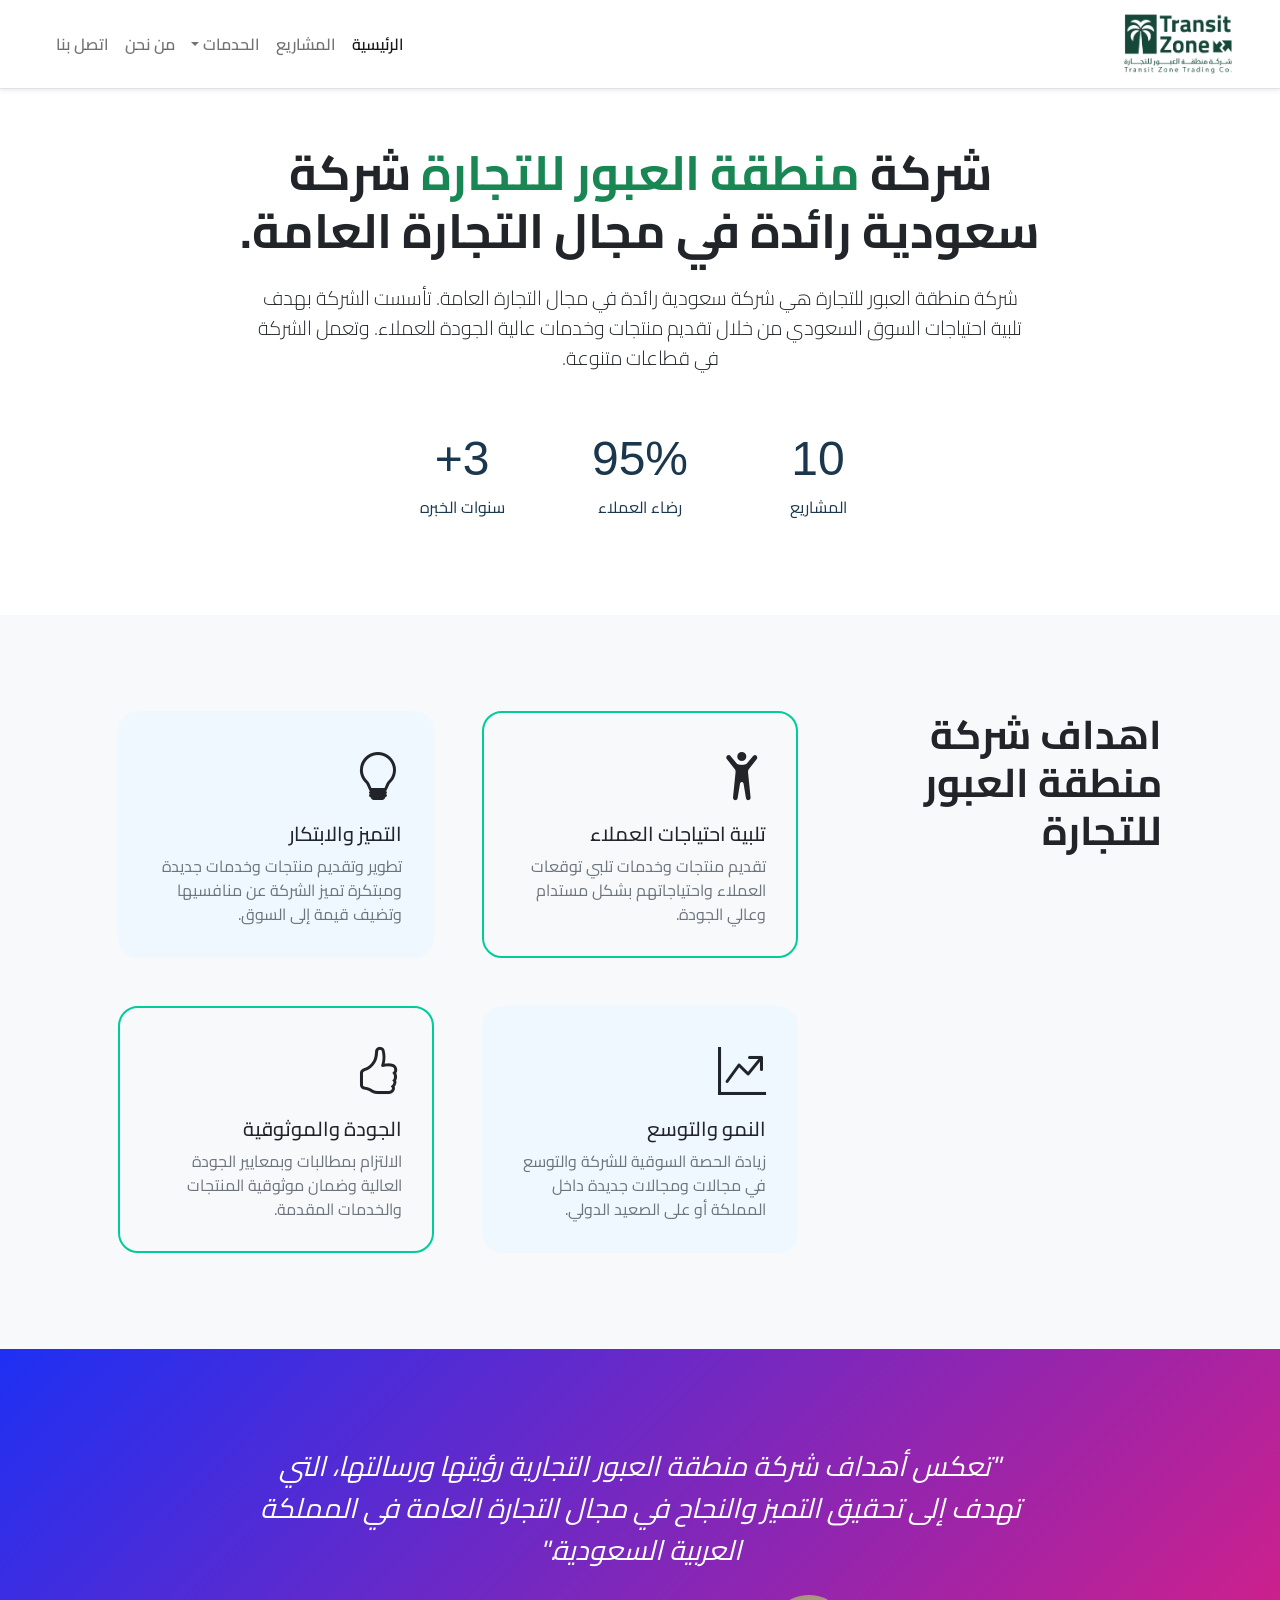
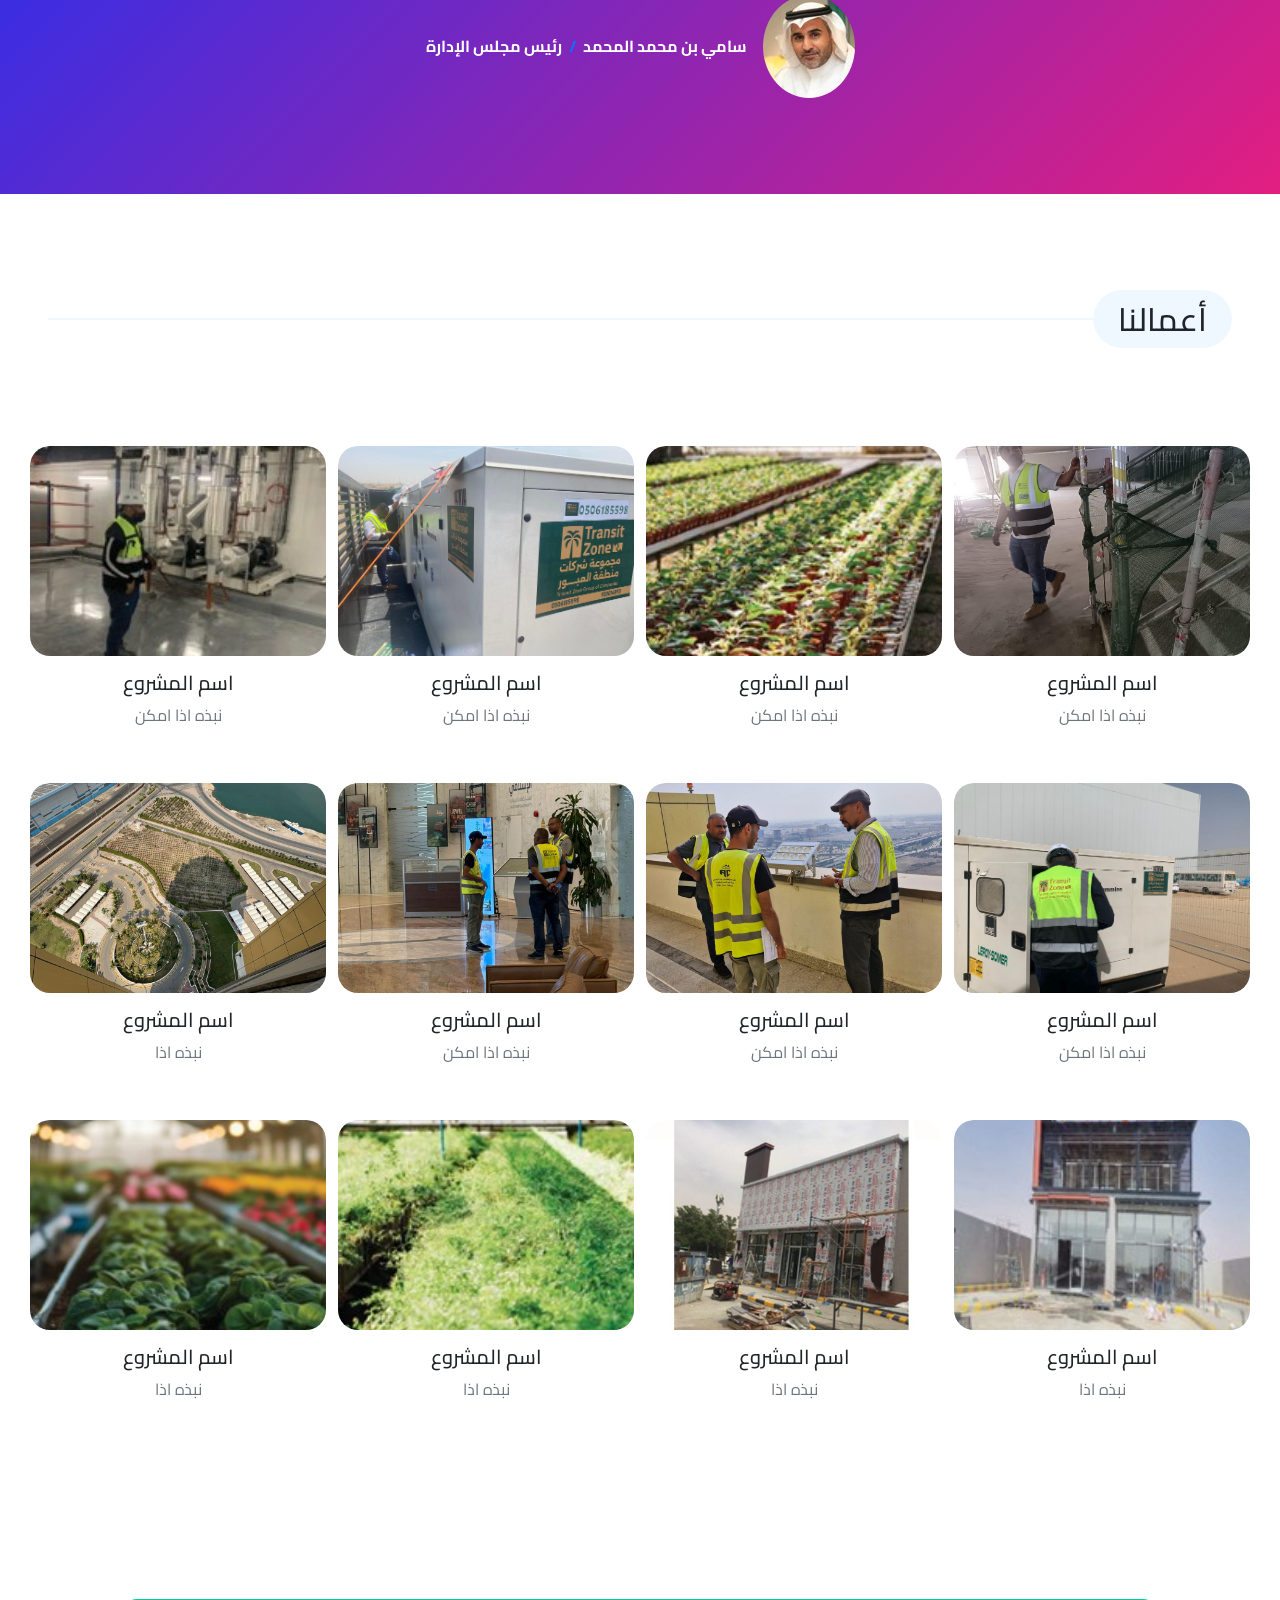
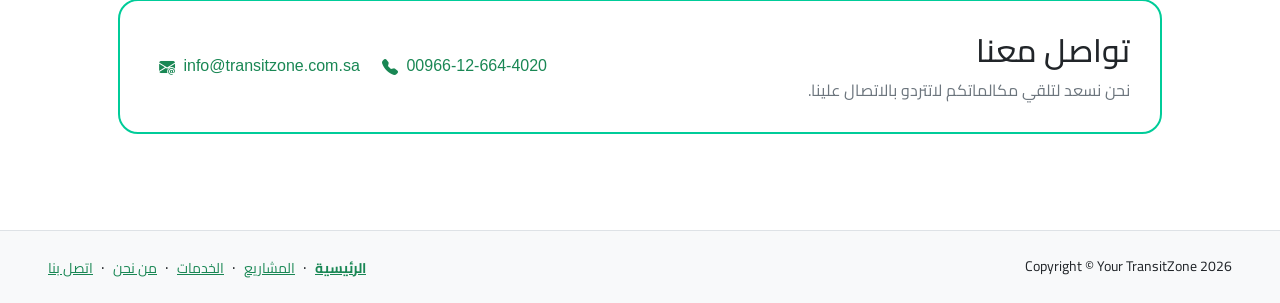
<file: index.html>
<!DOCTYPE html>
<html lang="ar" dir="rtl">
    <head>
        <meta charset="utf-8" />
        <meta name="viewport" content="width=device-width, initial-scale=1, shrink-to-fit=no" />
        <meta name="description" content="" />
        <meta name="author" content="" />
        <title>شركة منطقة العبور للتجارة شركة - الصفحة الرئيسية</title>
        <!-- Bootstrap icons-->
        <link rel="stylesheet" href="https://cdn.jsdelivr.net/npm/bootstrap-icons@1.13.1/font/bootstrap-icons.min.css">
        <link rel="preconnect" href="https://fonts.googleapis.com">
        <link rel="preconnect" href="https://fonts.gstatic.com" crossorigin>
        <link href="https://fonts.googleapis.com/css2?family=Cairo:wght@200..1000&display=swap" rel="stylesheet">
        <!-- Core theme CSS (includes Bootstrap)-->
        <link href="css/bootstrap.rtl.min.css" rel="stylesheet" />
        <link href="css/mystyle.css" rel="stylesheet" />
        <!-- Libraries Stylesheet -->
	      <link href="css/hover.css" rel="stylesheet" media="all">
	      <link href="css/animate.css" rel="stylesheet" media="all">
    </head>
    <body class="d-flex flex-column h-100">
        <main class="flex-shrink-0">
            <!-- Navigation-->
            <nav class="navbar navbar-expand-lg navbar-light fixed-top bg-white shadow-sm border-bottom py-4">
                <div class="container-fluid px-5">
                    <a class="navbar-brand"  href="index.html"><img class="img-fluid position-fixed" style="margin-top: -38px" width="108"  src="img/transitZoneLogo.png" alt="Transitzone Logo"></a>
                    <button class="navbar-toggler my-2" type="button" data-bs-toggle="collapse" data-bs-target="#navbarSupportedContent" aria-controls="navbarSupportedContent" aria-expanded="false" aria-label="Toggle navigation"><span class="navbar-toggler-icon"></span></button>
                    <div class="collapse navbar-collapse" id="navbarSupportedContent">
                        <ul class="navbar-nav ms-auto">
                            <li class="nav-item"><a class="nav-link link-success fw-semibold active" href="index.html">الرئيسية</a></li>
                            <li class="nav-item"><a class="nav-link link-success fw-semibold" href="portfolio-overview.html">المشاريع</a></li>
                            <li class="nav-item  link-success fw-semibold dropdown">
                                <a class="nav-link dropdown-toggle" id="navbarDropdownBlog" href="#" role="button" data-bs-toggle="dropdown" aria-expanded="false">الحدمات</a>
                                <ul class="dropdown-menu dropdown-menu-end" aria-labelledby="navbarDropdownBlog">
                                    <li><a class="dropdown-item" href="service.html">محفظة الخدمات المتكاملة</a></li>
                                        <li><a class="dropdown-item" href="disel-power.html">محلول الطاقة بالديزل</a></li>
                                </ul>
                            </li>
                            <li class="nav-item"><a class="nav-link link-success fw-semibold" href="about.html">من نحن</a></li>
                            <li class="nav-item"><a class="nav-link link-success fw-semibold" href="contact.html">اتصل بنا</a></li>
                        </ul>
                    </div>
                </div>
            </nav>
            <header class="bg-white py-5">
            <div class="container px-5 pt-5">
                <div class="row gx-5 justify-content-center">
                    <div class="col-lg-10">
                        <div class="text-center my-5">
                            <h1 class="display-5 fw-bolder mb-4 wow bounce">شركة <span class="text-success">منطقة العبور للتجارة </span>شركة سعودية رائدة في مجال التجارة العامة.</h1>
                            <p class="lead mb-4 text- mx-5  wow zoomInDown">شركة منطقة العبور للتجارة هي شركة سعودية رائدة في مجال التجارة العامة. تأسست الشركة بهدف تلبية احتياجات السوق السعودي من خلال تقديم منتجات وخدمات عالية الجودة للعملاء. وتعمل الشركة في قطاعات متنوعة.</p>
                        </div>
                    </div>
                </div>
            			<div class="row justify-content-center text-center mb-5 wow zoomInUp">
            				<div class="col-4 col-sm-4 col-md-4 col-lg-2">
            					<div class="counter-wrap">
            						<div class="counter">
            							<span style="font-family: Arial !important" data-number="10">10</span>
            						</div>
            						<span class="caption fw-normal">المشاريع</span>
            					</div>
            				</div>
            				<div class="col-4 col-sm-4 col-md-4 col-lg-2 ">
            					<div class="counter-wrap">
            						<div class="counter">
            							<span style="font-family: Arial !important" data-number="95">95%</span>
            						</div>
            						<span class="caption fw-normal">رضاء العملاء</span>
            					</div>
            				</div>
            				<div class="col-4 col-sm-4 col-md-4 col-lg-2  ">
            					<div class="counter-wrap">
            						<div class="counter">
            							<span style="font-family: Arial !important" data-number="3">3+</span>
            						</div>
            						<span class="caption fw-normal"> سنوات الخبره </span>
            					</div>
            				</div>
            </div>
        </header>
            <section class="py-5 bg-light">
                <div class="container px-5 py-5">
                    <div class="row gx-5">
                        <div class="col-lg-4 mb-5 mb-lg-0">
                          <h2 class="fw-bolder mb-5 fs-1 text-left wow bounceInRight">اهداف شركة منطقة العبور للتجارة</h2>
                        </div>
                        <div class="col-lg-8">
                            <div class="row gx-5 row-cols-1 row-cols-md-2">
                                <div class="col mb-5 hvr-rotate wow fadeInLeft">
                                  <div class="custom-block">
                                      <div class="text-dark display-5 mb-3"><i class="bi bi-person-arms-up hvr-wobble-top"></i></div>
                                      <h3 class="h5">تلبية احتياجات العملاء</h3>
                                      <p class="mb-0 text-muted">تقديم منتجات وخدمات تلبي توقعات العملاء واحتياجاتهم بشكل مستدام وعالي الجودة.</p>
                                  </div>
                                  </div>
                                <div class="col mb-5 hvr-rotate  wow zoomInRight">
                                    <div class="custom-block custom-block-full">
                                      <div class="text-dark display-5 mb-3"><i class="bi bi-lightbulb hvr-pulse-grow"></i></div>
                                      <h3 class="h5">التميز والابتكار</h3>
                                      <p class="mb-0 text-muted">تطوير وتقديم منتجات وخدمات جديدة ومبتكرة تميز الشركة عن منافسيها وتضيف قيمة إلى السوق.</p>
                                  </div>
                                </div>
                                <div class="col mb-5 mb-md-0 hvr-rotate wow zoomInRight">
                                    <div class="custom-block  custom-block-full">
                                      <div class="text-dark display-5 mb-3"><i class="bi bi-graph-up-arrow hvr-bounce-in"></i></div>
                                      <h3 class="h5">النمو والتوسع</h3>
                                      <p class="mb-0 text-muted">زيادة الحصة السوقية للشركة والتوسع في مجالات ومجالات جديدة داخل المملكة أو على الصعيد الدولي.</p>
                                  </div>
                                </div>

                                <div class="col mb-5 mb-md-0 hvr-rotate wow fadeInRight">
                                  <div class="custom-block">
                                    <div class="">
                                      <div class="text-dark display-5 mb-3"><i class="bi bi-hand-thumbs-up hvr-skew-backward"></i></div>
                                      <h3 class="h5">الجودة والموثوقية</h3>
                                      <p class="mb-0 text-muted">الالتزام بمطالبات وبمعايير الجودة العالية وضمان موثوقية المنتجات والخدمات المقدمة.</p>
                                    </div>
                                  </div>
                                </div>
                            </div>
                        </div>
                    </div>
                </div>
            </section>
            <!-- Testimonial section-->
            <div class="py-5 text-white" style="background: linear-gradient(135deg, #1e30f3 0%, #e21e80 100%);">  <!--bg-success bg-gradient -->
                <div class="container px-5 my-5">
                    <div class="row gx-5 justify-content-center">
                        <div class="col-lg-10 col-xl-9">
                            <div class="text-center">
                                <div class="fs-3 mb-4 fst-italic wow zoomInUp">"تعكس أهداف شركة منطقة العبور التجارية رؤيتها ورسالتها، التي تهدف إلى تحقيق التميز والنجاح في مجال التجارة العامة في المملكة العربية السعودية."</div>
                                <div class="d-flex align-items-center justify-content-center">
                                    <img class="rounded-circle me-3 wow bounce" src="img/sami.jpg" alt="..." />
                                    <div class="fw-bold wow headShake">
                                        سامي بن محمد المحمد
                                        <span class="fw-bold text-primary mx-1">/</span>
                                        رئيس مجلس الإدارة
                                    </div>
                                </div>
                            </div>
                        </div>
                    </div>
                </div>
            </div>

            <section class="topics-section section-padding py-5">
                <div class="container-fluid px-4 px-lg-5 mt-5">
                    <div class="row gx-5 mb-5">
                      <div class="col-lg-12 col-12">
                          <div class="section-title-wrap mb-5">
                              <h2 class="section-title hvr-wobble-vertical wow rubberBand">أعمالنا</h2>
                          </div>
                      </div>
                    </div>
                    <div class="row gx-4 gx-lg-5 row-cols-2 row-cols-md-3 row-cols-xl-4 justify-content-center">
                        <div class="col wow bounceIn mb-3 px-1 hvr-bob">
                            <div class="custom-block custom-block-overlay text-center">
                                <a href="./portfolio-overview.html" class="custom-block-image-wrap">
                                    <img src="img/14.jpeg" class="custom-block-image img-fluid" alt="">
                                </a>

                                <div class="custom-block-info custom-block-overlay-info">
                                    <h3 class="fs-5 mb-2">اسم المشروع</h3>
                                    <p class="text-muted">نبذه اذا امكن</p>
                                </div>
                            </div>
                        </div>
                        <div class="col wow bounceIn mb-3 px-1 hvr-bob">
                            <div class="custom-block custom-block-overlay text-center">
                                <a href="./portfolio-overview.html" class="custom-block-image-wrap">
                                    <img src="img/p5.jpg" class="custom-block-image img-fluid" alt="">
                                </a>

                                <div class="custom-block-info custom-block-overlay-info">
                                    <h3 class="fs-5 mb-2">اسم المشروع</h3>
                                    <p class="text-muted">نبذه اذا امكن</p>
                                </div>
                            </div>
                        </div>
                        <div class="col wow bounceIn mb-3 px-1 hvr-bob">
                            <div class="custom-block custom-block-overlay text-center">
                                <a href="./portfolio-overview.html" class="custom-block-image-wrap">
                                    <img src="img/13.jpeg" class="custom-block-image img-fluid" alt="">
                                </a>

                                <div class="custom-block-info custom-block-overlay-info">
                                    <h3 class="fs-5 mb-2">اسم المشروع</h3>
                                    <p class="text-muted">نبذه اذا امكن</p>
                                </div>
                            </div>
                        </div>
                        <div class="col wow bounceIn mb-3 px-1 hvr-bob">
                            <div class="custom-block custom-block-overlay text-center">
                                <a href="./portfolio-overview.html" class="custom-block-image-wrap">
                                    <img src="img/p1.jpg" class="custom-block-image img-fluid" alt="">
                                </a>

                                <div class="custom-block-info custom-block-overlay-info">
                                    <h3 class="fs-5 mb-2">اسم المشروع</h3>
                                    <p class="text-muted">نبذه اذا امكن</p>
                                </div>
                            </div>
                        </div>
                        <div class="col wow bounceIn mb-3 px-1 hvr-bob">
                            <div class="custom-block custom-block-overlay text-center">
                                <a href="./portfolio-overview.html" class="custom-block-image-wrap">
                                    <img src="img/15.jpeg" class="custom-block-image img-fluid" alt="">
                                </a>

                                <div class="custom-block-info custom-block-overlay-info">
                                    <h3 class="fs-5 mb-2">اسم المشروع</h3>
                                    <p class="text-muted">نبذه اذا امكن</p>
                                </div>
                            </div>
                        </div>
                        <div class="col wow bounceIn mb-3 px-1 hvr-bob">
                            <div class="custom-block custom-block-overlay text-center">
                                <a href="./portfolio-overview.html" class="custom-block-image-wrap">
                                    <img src="img/16.jpeg" class="custom-block-image img-fluid" alt="">
                                </a>

                                <div class="custom-block-info custom-block-overlay-info">
                                    <h3 class="fs-5 mb-2">اسم المشروع</h3>
                                    <p class="text-muted">نبذه اذا امكن</p>
                                </div>
                            </div>
                        </div>
                        <div class="col wow bounceIn mb-3 px-1 hvr-bob">
                            <div class="custom-block custom-block-overlay text-center">
                                <a href="./portfolio-overview.html" class="custom-block-image-wrap">
                                    <img src="img/17.jpeg" class="custom-block-image img-fluid" alt="">
                                </a>

                                <div class="custom-block-info custom-block-overlay-info">
                                    <h3 class="fs-5 mb-2">اسم المشروع</h3>
                                    <p class="text-muted">نبذه اذا امكن</p>
                                </div>
                            </div>
                        </div>
                        <div class="col wow bounceIn mb-3 px-1 hvr-bob">
                            <div class="custom-block custom-block-overlay text-center">
                                <a href="./portfolio-overview.html" class="custom-block-image-wrap">
                                    <img src="img/18.jpeg" class="custom-block-image img-fluid" alt="">
                                </a>

                                <div class="custom-block-info custom-block-overlay-info">
                                    <h3 class="fs-5 mb-2">اسم المشروع</h3>
                                    <p class="text-muted">نبذه اذا </p>
                                </div>
                            </div>
                        </div>
                        <div class="col wow bounceIn mb-3 px-1 hvr-bob">
                            <div class="custom-block custom-block-overlay text-center">
                                <a href="./portfolio-overview.html" class="custom-block-image-wrap">
                                    <img src="img/p2.jpg" class="custom-block-image img-fluid" alt="">
                                </a>

                                <div class="custom-block-info custom-block-overlay-info">
                                    <h3 class="fs-5 mb-2">اسم المشروع</h3>
                                    <p class="text-muted">نبذه اذا </p>
                                </div>
                            </div>
                        </div>
                        <div class="col wow bounceIn mb-3 px-1 hvr-bob">
                            <div class="custom-block custom-block-overlay text-center">
                                <a href="./portfolio-overview.html" class="custom-block-image-wrap">
                                    <img src="img/p3.jpg" class="custom-block-image img-fluid" alt="">
                                </a>

                                <div class="custom-block-info custom-block-overlay-info">
                                    <h3 class="fs-5 mb-2">اسم المشروع</h3>
                                    <p class="text-muted">نبذه اذا </p>
                                </div>
                            </div>
                        </div>
                        <div class="col wow bounceIn mb-3 px-1 hvr-bob">
                            <div class="custom-block custom-block-overlay text-center">
                                <a href="./portfolio-overview.html" class="custom-block-image-wrap">
                                    <img src="img/p4.jpg" class="custom-block-image img-fluid" alt="">
                                </a>

                                <div class="custom-block-info custom-block-overlay-info">
                                    <h3 class="fs-5 mb-2">اسم المشروع</h3>
                                    <p class="text-muted">نبذه اذا </p>
                                </div>
                            </div>
                        </div>
                        <div class="col wow bounceIn mb-3 px-1 hvr-bob">
                            <div class="custom-block custom-block-overlay text-center">
                                <a href="./portfolio-overview.html" class="custom-block-image-wrap">
                                    <img src="img/p6.jpg" class="custom-block-image img-fluid" alt="">
                                </a>

                                <div class="custom-block-info custom-block-overlay-info">
                                    <h3 class="fs-5 mb-2">اسم المشروع</h3>
                                    <p class="text-muted">نبذه اذا </p>
                                </div>
                            </div>
                        </div>
                    </div>
                </div>
            </section>

            <!-- <section class="py-5  bg-light">
              <div class="container px-5 my-5">
                  <h2 class="fw-bold mb-5">اعمالنا</h2>
                  <div class="row gx-5">
                    <div class="col-lg-3 col-md-4 mb-5">
                      <strong class="lead fw-bold">اعمال التشطيبات</strong>
                    </div>
                    <div class="col-lg-3 col-md-4 mb-5">
                      <strong class="lead fw-bold">توفير عمالة</strong>
                    </div>
                    <div class="col-lg-3 col-md-4 mb-5">
                      <strong class="lead fw-bold">تاجير المعدات</strong>
                    </div>
                    <div class="col-lg-3 col-md-4 mb-5">
                      <strong class="lead fw-bold">اعمال النظافة</strong>
                    </div>
                </div>
              </div>
            </section> -->
            <section class="py-5">
              <div class="container px-5 mb-5">
                <div class="mt-5 custom-block wow flipInX">
                  <div class="d-flex align-items-center justify-content-between flex-column flex-xl-row text-center text-xl-start">
                      <div class="mb-4 mb-xl-0">
                          <h2 class="fw-normale text-dark">تواصل معنا</h2>
                          <div class="text-muted">نحن نسعد لتلقي مكالماتكم لاتتردو بالاتصال علينا.</div>
                      </div>
                      <div class="ms-xl-4">
                          <a class="btn text-success btn-sm fs-6 hvr-pulse-shrink" style="font-family: Arial !important" href="tel:+966126644020">00966-12-664-4020 <span class="ps-1 hvr-buzz bi bi-telephone-fill"></span></a>
                          <a class="btn text-success btn-sm fs-6 hvr-pulse-shrink " style="font-family: Arial !important" href="mailto:info@transitzone.com.sa">info@transitzone.com.sa <span class="ps-1 hvr-buzz bi bi-envelope-at-fill"></span></a>
                      </div>
                  </div>
                </div>
              </div>
          </section>
        </main>
        <!-- Footer-->
        <footer class="bg-light border-top py-4 mt-auto">
            <div class="container-fluid px-5">
                <div class="row align-items-center justify-content-between flex-column flex-sm-row">
                    <div class="col-auto"><div class="small m-0 text-dark">Copyright &copy; Your TransitZone 2026</div></div>
                    <div class="col-auto">
                        <a class="link-success small fw-bold" href="index.html">الرئيسية</a>
                        <span class="text-dark mx-1">&middot;</span>
                        <a class="link-success small" href="portfolio-overview.html">المشاريع</a>
                        <span class="text-dark mx-1">&middot;</span>
                        <a class="link-success small" href="service.html">الخدمات</a>
                        <span class="text-dark mx-1">&middot;</span>
                        <a class="link-success small" href="about.html">من نحن</a>
                        <span class="text-dark mx-1">&middot;</span>
                        <a class="link-success small" href="contact.html">اتصل بنا</a>
                    </div>
                </div>
            </div>
        </footer>
        <!-- Bootstrap core JS-->
        <script src="https://cdn.jsdelivr.net/npm/bootstrap@5.2.3/dist/js/bootstrap.bundle.min.js"></script>
        <!-- Core theme JS-->

        <script src="https://cdnjs.cloudflare.com/ajax/libs/wow/1.1.2/wow.min.js" integrity="sha512-Eak/29OTpb36LLo2r47IpVzPBLXnAMPAVypbSZiZ4Qkf8p/7S/XRG5xp7OKWPPYfJT6metI+IORkR5G8F900+g==" crossorigin="anonymous" referrerpolicy="no-referrer"></script>
        <script>
          new WOW().init();
        </script>
        <script>
			/**
			 * Used to demonstrate Hover.css only. Not required when adding
			 * Hover.css to your own pages. Prevents a link from being
			 * navigated and gaining focus.
			 */
			var effects = document.querySelectorAll('.effects')[0];

			effects.addEventListener('click', function(e) {

				if (e.target.className.indexOf('hvr') > -1) {
					e.preventDefault();
					e.target.blur();

				}
			});
		</script>

		<script>!function(d,s,id){var js,fjs=d.getElementsByTagName(s)[0],p=/^https:/.test(d.location)?'http':'https';if(!d.getElementById(id)){js=d.createElement(s);js.id=id;js.src=p+'://platform.twitter.com/widgets.js';fjs.parentNode.insertBefore(js,fjs);}}(document, 'script', 'twitter-wjs');</script>

		<script>
		  (function(i,s,o,g,r,a,m){i['GoogleAnalyticsObject']=r;i[r]=i[r]||function(){
		  (i[r].q=i[r].q||[]).push(arguments)},i[r].l=1*new Date();a=s.createElement(o),
		  m=s.getElementsByTagName(o)[0];a.async=1;a.src=g;m.parentNode.insertBefore(a,m)
		  })(window,document,'script','//www.google-analytics.com/analytics.js','ga');

		  ga('create', 'UA-11991680-4', 'ianlunn.github.io');
		  ga('send', 'pageview');
		</script>
    </body>
</html>
</file>
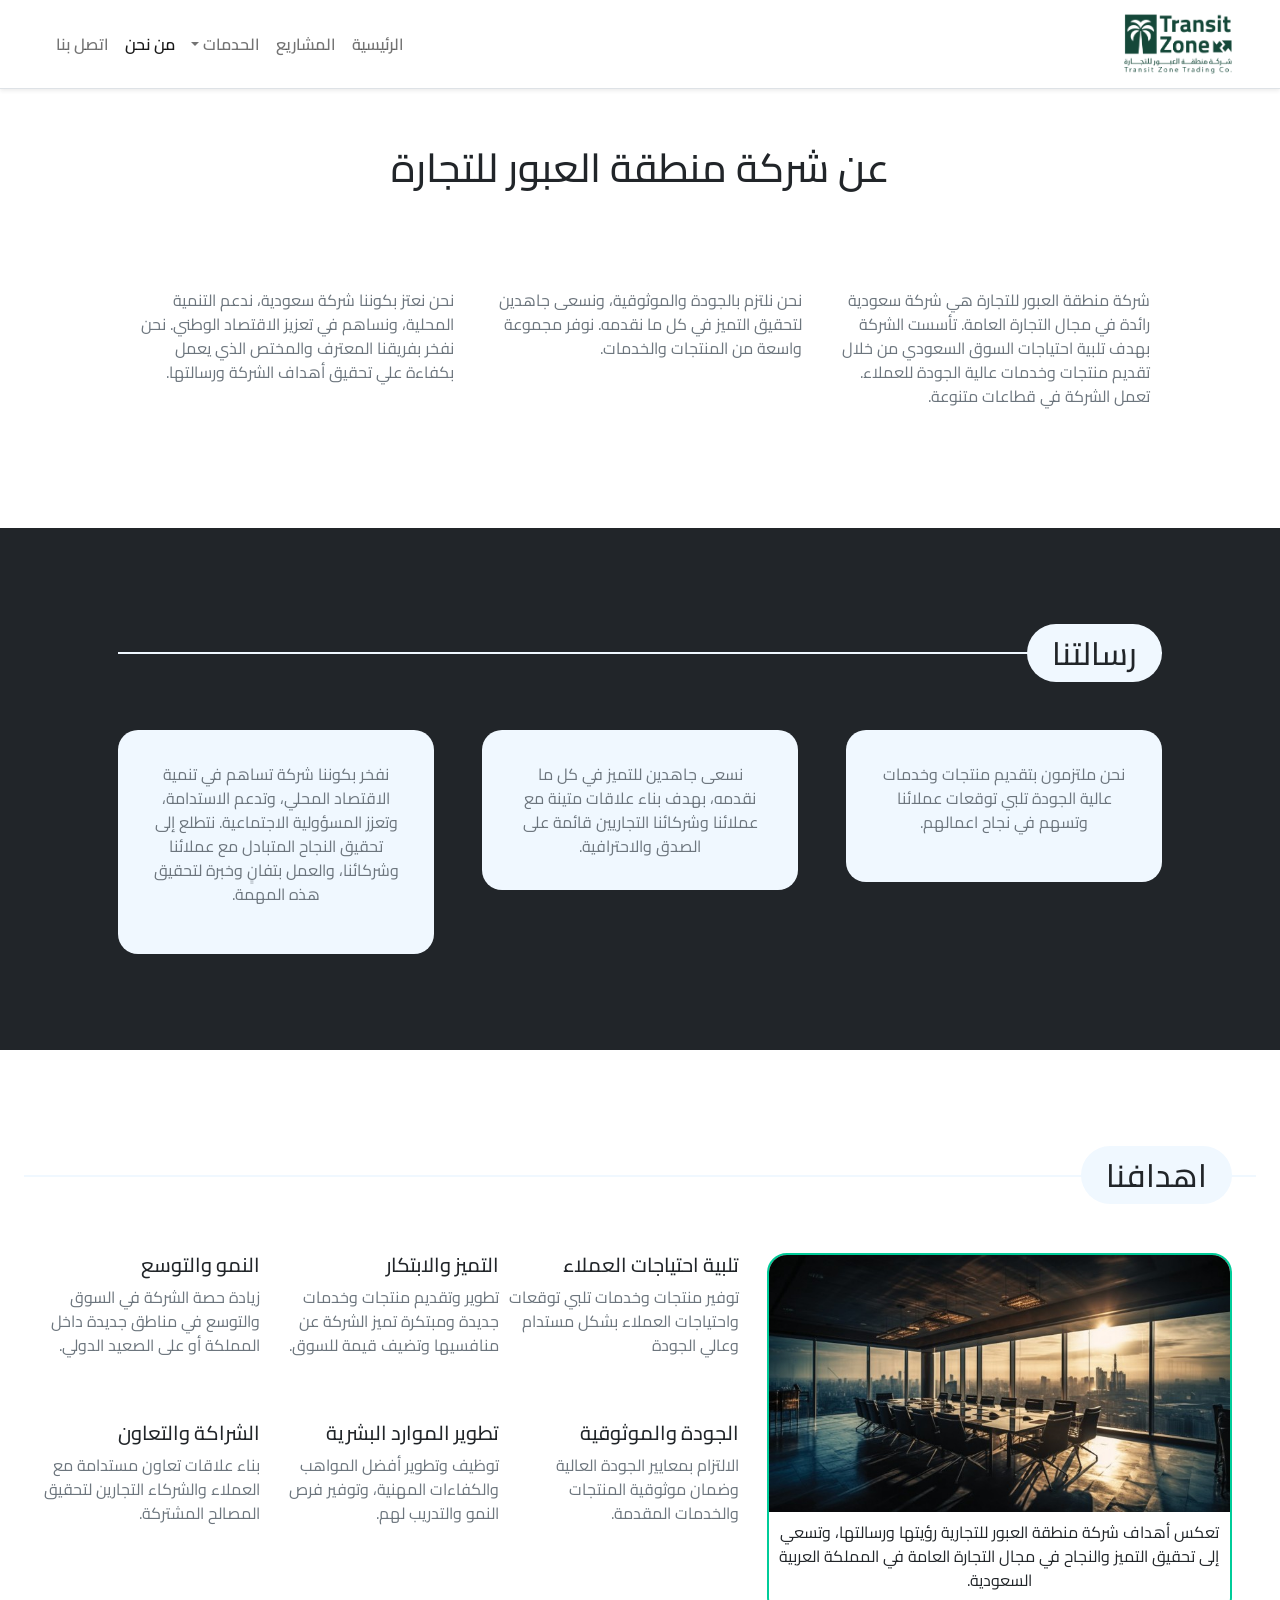
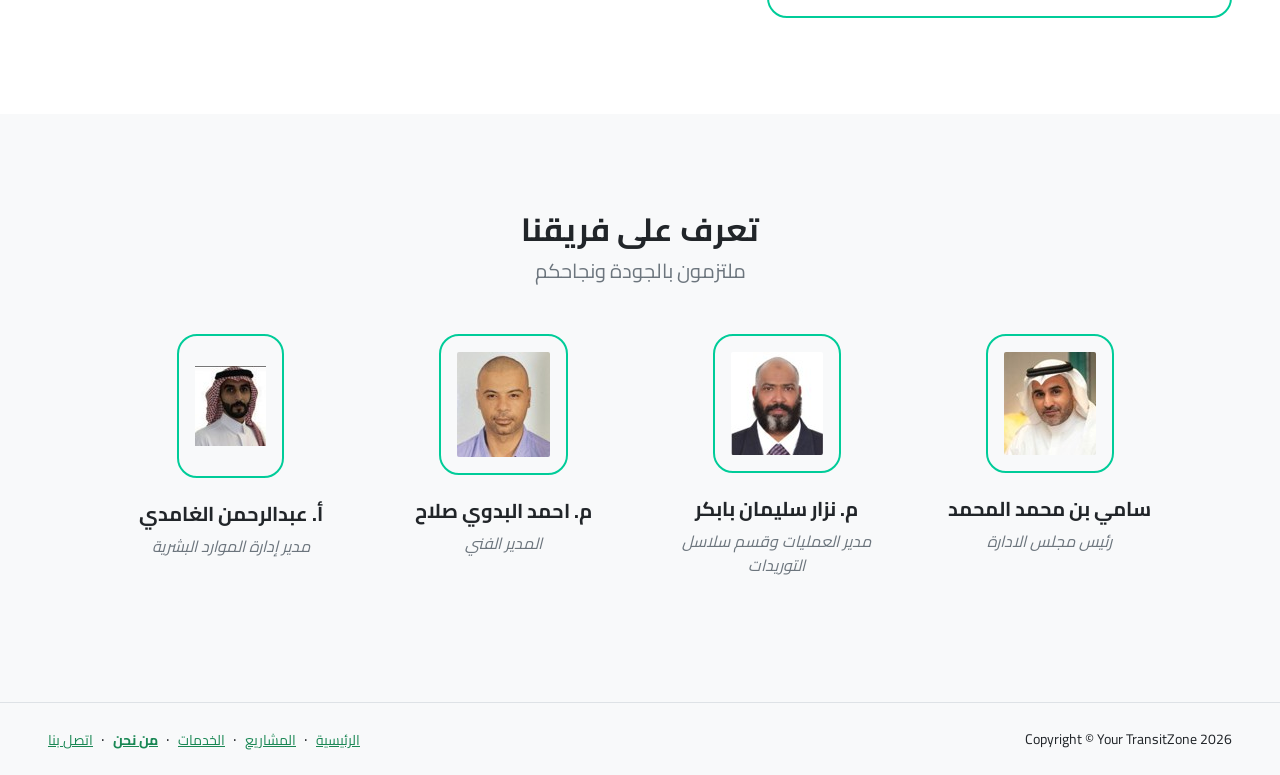
<file: about.html>
<!DOCTYPE html>
<html lang="ar" dir="rtl">
    <head>
        <meta charset="utf-8" />
        <meta name="viewport" content="width=device-width, initial-scale=1, shrink-to-fit=no" />
        <meta name="description" content="" />
        <meta name="author" content="" />
        <title>Transitzone - About us</title>
        <!-- Bootstrap icons-->
        <link rel="stylesheet" href="https://cdn.jsdelivr.net/npm/bootstrap-icons@1.13.1/font/bootstrap-icons.min.css">
        <link rel="preconnect" href="https://fonts.googleapis.com">
        <link rel="preconnect" href="https://fonts.gstatic.com" crossorigin>
        <link href="https://fonts.googleapis.com/css2?family=Cairo:wght@200..1000&display=swap" rel="stylesheet">
        <!-- Core theme CSS (includes Bootstrap)-->
        <link href="css/bootstrap.rtl.min.css" rel="stylesheet" />
        <link href="css/mystyle.css" rel="stylesheet" />
        <!-- Libraries Stylesheet -->
	      <link href="css/hover.css" rel="stylesheet" media="all">
	      <link href="css/animate.css" rel="stylesheet" media="all">
    </head>
    <body class="d-flex flex-column">
        <main class="flex-shrink-0">
            <!-- Navigation-->
            <nav class="navbar navbar-expand-lg navbar-light fixed-top bg-white shadow-sm border-bottom py-4">
                <div class="container-fluid px-5">
                    <a class="navbar-brand"  href="index.html"><img class="img-fluid position-fixed" style="margin-top: -38px" width="108"  src="img/transitZoneLogo.png" alt="Transitzone Logo"></a>
                    <button class="navbar-toggler my-2" type="button" data-bs-toggle="collapse" data-bs-target="#navbarSupportedContent" aria-controls="navbarSupportedContent" aria-expanded="false" aria-label="Toggle navigation"><span class="navbar-toggler-icon"></span></button>
                    <div class="collapse navbar-collapse" id="navbarSupportedContent">
                        <ul class="navbar-nav ms-auto">
                            <li class="nav-item"><a class="nav-link link-success fw-semibold" href="index.html">الرئيسية</a></li>
                            <li class="nav-item"><a class="nav-link link-success fw-semibold" href="portfolio-overview.html">المشاريع</a></li>
                            <li class="nav-item  link-success fw-semibold dropdown">
                                <a class="nav-link dropdown-toggle" id="navbarDropdownBlog" href="#" role="button" data-bs-toggle="dropdown" aria-expanded="false">الحدمات</a>
                                <ul class="dropdown-menu dropdown-menu-end" aria-labelledby="navbarDropdownBlog">
                                    <li><a class="dropdown-item" href="service.html">محفظة الخدمات المتكاملة</a></li>
                                        <li><a class="dropdown-item" href="disel-power.html">محلول الطاقة بالديزل</a></li>
                                </ul>
                            </li>
                            <li class="nav-item"><a class="nav-link link-success fw-semibold active" href="about.html">من نحن</a></li>
                            <li class="nav-item"><a class="nav-link link-success fw-semibold" href="contact.html">اتصل بنا</a></li>
                        </ul>
                    </div>
                </div>
            </nav>
<!--
            <header class="bg-success  bg-gradient py-1 mt-4">
                <div class="container-fluid px-4 px-lg-5 my-5">
                    <div class="text-white">
                    <p class="fw-normal text-white-50 mb-0">الرئيسية / من نحن</p>
                        <h1 class="display-4 fw-bolder">من نحن</h1>
                    </div>
                </div>
            </header> -->

            <!-- Header-->
            <header class="py-5">
                <div class="container px-5 py-5">
                    <div class="row justify-content-center">
                        <div class="col-lg-10 col-xxl-6">
                            <div class="text-center py-5  wow bounce">
                                <h1 class="mb-5">عن شركة منطقة العبور للتجارة</h1>
                            </div>
                        </div>
                        <div class="row">
                          <div class="col-lg-4 col-xxl-4">
                            <p class=" fw-normal text-muted mb-4 wow bounceInLeft">شركة منطقة العبور للتجارة هي شركة سعودية رائدة في مجال التجارة العامة. تأسست الشركة بهدف تلبية احتياجات السوق السعودي من خلال تقديم منتجات وخدمات عالية الجودة للعملاء. تعمل الشركة في قطاعات متنوعة.</p>

                          </div>

                          <div class="col-lg-4 col-xxl-4">
                            <p class=" fw-normal text-muted mb-4 wow bounceInUp">نحن نلتزم بالجودة والموثوقية، ونسعى جاهدين لتحقيق التميز في كل ما نقدمه. نوفر مجموعة واسعة من المنتجات والخدمات.</p>

                          </div>
                          <div class="col-lg-4 col-xxl-4">
                            <p class=" fw-normal text-muted mb-4 wow bounceInRight">نحن نعتز بكوننا شركة سعودية، ندعم التنمية المحلية، ونساهم في تعزيز الاقتصاد الوطني. نحن نفخر بفريقنا المعترف والمختص الذي يعمل بكفاءة علي تحقيق أهداف الشركة ورسالتها.</p>

                          </div>
                        </div>
                    </div>
                </div>
            </header>
            <!--<section class="py-5">
                <div class="container px-5 my-5">
                    <div class="row gx-5">
                        <div class="col-lg-3">
                            <div class="align-items-center mb-4">
                                <div class="ms-3">
                                    <h1 class="fw-bold">من نحن</h1>
                                </div>
                            </div>
                        </div>
                        <div class="col-lg-9">
                            <article>
                                <figure class="mb-4"><img class="img-fluid rounded" src="img/us.jpg" width="100%" alt="..." /></figure>

                                <section class="mb-5">
                                    <p class="fs-5 mb-4">شركة منطقة العبور للتجارة هي شركة سعودية رائدة في مجال التجارة العامة. تأسست الشركة بهدف تلبية احتياجات السوق السعودي من خلال تقديم منتجات وخدمات عالية الجودة للعملاء. تعمل الشركة في قطاعات متنوعة.</p>
                                    <p class="fs-5 mb-4">نحن نلتزم بالجودة والموثوقية، ونسعى جاهدين لتحقيق التميز في كل ما نقدمه. نوفر مجموعة واسعة من المنتجات والخدمات.</p>
                                    <p class="fs-5 mb-4">نحن نعتز بكوننا شركة سعودية، ندعم التنمية المحلية، ونساهم في تعزيز الاقتصاد الوطني. نحن نفخر بفريقنا المعترف والمختص الذي يعمل بكفاءة علي تحقيق أهداف الشركة ورسالتها.</p>
                                </section>
                            </article>
                        </div>
                    </div>
                  </div>
            </section>-->

            <section class="py-5  bg-dark">
                <div class="container px-5 py-5">
                      <div class="section-title-wrap mb-5">
                          <h2 class="section-title  hvr-wobble-vertical  wow rubberBand">رسالتنا</h2>
                      </div>
                    <div class="row gx-5">
                          <div class="col-xl-4">
                            <div class="custom-block custom-block-full mb-5 wow bounceInLeft">
                                <div class="">
                                    <div class="d-flex h-100 align-items-center justify-content-center">
                                        <div class="text-center">
                                            <p class="text-muted">نحن ملتزمون بتقديم منتجات وخدمات عالية الجودة تلبي توقعات عملائنا وتسهم في نجاح اعمالهم.</p>
                                        </div>
                                    </div>
                                </div>
                            </div>
                        </div>
                        <div class="col-xl-4">
                          <div class="custom-block custom-block-full mb-5 wow bounceInDown">
                              <div class="">
                                  <div class="d-flex h-100 align-items-center justify-content-center">
                                      <div class="text-center">
                                        <p class="text-muted mb-0">نسعى جاهدين للتميز في كل ما نقدمه، بهدف بناء علاقات متينة مع عملائنا وشركائنا التجاريين قائمة على الصدق والاحترافية.</p>
                                      </div>
                                  </div>
                              </div>
                          </div>
                      </div>
                      <div class="col-xl-4">
                        <div class="custom-block custom-block-full wow bounceInRight">
                            <div class="">
                                <div class=" align-items-center justify-content-center">
                                    <div class="text-center">
                                      <p class="text-muted">نفخر بكوننا شركة تساهم في تنمية الاقتصاد المحلي، وتدعم الاستدامة، وتعزز المسؤولية الاجتماعية. نتطلع إلى تحقيق النجاح المتبادل مع عملائنا وشركائنا، والعمل بتفانٍ وخبرة لتحقيق هذه المهمة.</p>
                                    </div>
                                </div>
                            </div>
                        </div>
                    </div>
                    </div>
                </div>
            </section>

            <section class="py-5">
                <div class="container-fluid px-5 my-5">
                    <div class="row gx-5 align-items-cnter">
                        <div class="section-title-wrap mb-5">
                            <h2 class="section-title  hvr-wobble-vertical  wow rubberBand">اهدافنا</h2>
                        </div>
                      <div class="col-lg-5 col-md-12  wow bounceInRight">
                        <div class="card custom-block custom-block-fully text-center p-0">
                            <img class="img-fluid bd-placeholder-img card-img-top" src="img/goal.jpg" alt="..." />
                            <div class="card-body p-2">
                                <p class="">تعكس أهداف شركة منطقة العبور للتجارية رؤيتها ورسالتها، وتسعي إلى تحقيق التميز والنجاح في مجال التجارة العامة في المملكة العربية السعودية.</p>
                            </div>
                        </div>
                      </div>

                        <div class="col-lg-7 col-md-12  wow bounceInLeft">
                          <div class="row gx-5 row-cols-1 row-cols-md-3">
                                <div class="col h-100 mb-5  px-1">
                                    <h2 class="fs-5">تلبية احتياجات العملاء</h2>
                                    <p class="text-muted fs-6">توفير منتجات وخدمات تلبي توقعات واحتياجات العملاء بشكل مستدام وعالي الجودة</p>

                                </div>
                                  <div class="col h-100 mb-5  px-1">
                                      <h2 class="fs-5">التميز والابتكار</h2>
                                      <p class="text-muted fs-6">تطوير وتقديم منتجات وخدمات جديدة ومبتكرة تميز الشركة عن منافسيها وتضيف قيمة للسوق.</p>

                                </div>
                                  <div class="col h-100 mb-5  px-1">
                                      <h2 class="fs-5">النمو والتوسع</h2>
                                      <p class="text-muted fs-6">زيادة حصة الشركة في السوق والتوسع في مناطق جديدة داخل المملكة أو على الصعيد الدولي.</p>
                                  </div>
                                  <div class="col mb-lg-5  px-1">
                                      <h2 class="fs-5">الجودة والموثوقية</h2>
                                      <p class="text-muted fs-6">الالتزام بمعايير الجودة العالية وضمان موثوقية المنتجات والخدمات المقدمة.</p>
                                  </div>
                                <div class="col mb-lg-5 px-1">
                                  <h2 class="fs-5">تطوير الموارد البشرية</h2>
                                  <p class="text-muted fs-6">توظيف وتطوير أفضل المواهب والكفاءات المهنية، وتوفير فرص النمو والتدريب لهم.</p>

                                </div>
                                <div class="col mb-lg-5 px-1">
                                  <h2 class="fs-5">الشراكة والتعاون</h2>
                                  <p class="text-muted fs-6">بناء علاقات تعاون مستدامة مع العملاء والشركاء التجارين لتحقيق المصالح المشتركة.</p>

                                </div>
                              </div>
                        </div>


                        <!-- <div class="col-lg-3">
                            <div class="align-items-center mb-4">
                                <div class="ms-3">
                                    <h2 class="">اهدافنا</h2>
                                </div>
                            </div>
                        </div>
                        <div class="col-lg-9">
                            <article>
                                <figure class="mb-4 custom-block custom-block-overlay"><img class="img-fluid rounded" src="img/goal.jpg" alt="..." /></figure>

                                <section class="mb-5">
                                    <p class="lead mb-4 text-muted">تعكس أهداف شركة منطقة العبور للتجارية رؤيتها ورسالتها، وتسعي إلى تحقيق التميز والنجاح في مجال التجارة العامة في المملكة العربية السعودية.</p>
                                    <p class="lead mb-4 text-muted"><span class="fw-bold ">تلبية احتياجات العملاء:</span> توفير منتجات وخدمات تلبي توقعات واحتياجاتهم العملاء بشكل مستدام وعالي الجودة</p>
                                    <p class="lead mb-4 text-muted"><span class="fw-bold">التميز والابتكار:</span> تطوير وتقديم منتجات وخدمات جديدة ومبتكرة تميز الشركة عن منافسيها وتضيف قيمة للسوق.</p>
                                    <p class="lead mb-4 text-muted"><span class="fw-bold">النمو والتوسع:</span> زيادة حصة الشركة في السوق والتوسع في مناطق جديدة داخل المملكة أو على الصعيد الدولي.</p>
                                    <p class="lead mb-4 text-muted"><span class="fw-bold">الجودة والموثوقية:</span> الالتزام بمعايير الجودة العالية وضمان موثوقية المنتجات والخدمات المقدمة.</p>
                                    <p class="lead mb-4 text-muted"><span class="fw-bold">تطوير الموارد البشرية:</span> توظيف وتطوير أفضل المواهب والكفاءات المهنية، وتوفير فرص النمو والتدريب لهم.</p>
                                    <p class="lead mb-4 text-muted"><span class="fw-bold">الشراكة والتعاون:</span> بناء علاقات تعاون مستدامة مع العملاء والشركاء التجارين لتحقيق المصالح المشتركة.</p>
                                  </section>
                            </article>
                        </div> -->
                    </div>
                </div>
            </section>
            <!-- Team members section-->
            <section class="py-5 bg-light">
                <div class="container px-5 my-5">
                    <div class="text-center">
                        <h2 class="fw-bolder">تعرف على فريقنا</h2>
                        <p class="lead fw-normal text-muted mb-5">ملتزمون بالجودة ونجاحكم</p>
                    </div>
                    <div class="row gx-5 row-cols-1 row-cols-sm-2 row-cols-xl-4 justify-content-center">
                        <div class="col mb-5 mb-5 mb-xl-0">
                            <div class="text-center">
                                <img class="custom-block img-fluid hvr-bob mb-4 p-3" src="img/sami.jpg" alt="sami" />
                                <h5 class="fw-bolder">سامي بن محمد المحمد</h5>
                                <div class="fst-italic text-muted">رئيس مجلس الادارة</div>
                            </div>
                        </div>
                        <div class="col mb-5 mb-5 mb-xl-0">
                            <div class="text-center">
                                <img class="custom-block img-fluid hvr-bob mb-4 p-3" src="img/nizar.jpg" alt="nizar" />
                                <h5 class="fw-bolder">م. نزار سليمان بابكر</h5>
                                <div class="fst-italic text-muted">مدير العمليات وقسم سلاسل التوريدات</div>
                            </div>
                        </div>
                        <div class="col mb-5 mb-5 mb-sm-0">
                            <div class="text-center">
                                <img class="custom-block img-fluid hvr-bob mb-4 p-3" src="img/ahmed.jpg" alt="ahmed" />
                                <h5 class="fw-bolder">م. احمد البدوي صلاح</h5>
                                <div class="fst-italic text-muted">المدير الفني</div>
                            </div>
                        </div>
                        <div class="col mb-5">
                            <div class="text-center">
                                <img class="custom-block img-fluid hvr-bob mb-4 px-3" src="img/abdu.jpg" alt="abdu" />
                                <h5 class="fw-bolder">أ. عبدالرحمن الغامدي</h5>
                                <div class="fst-italic text-muted">مدير إدارة الموارد البشرية</div>
                            </div>
                        </div>
                    </div>
                </div>
            </section>
        </main>
        <!-- Footer-->
        <footer class="bg-light border-top py-4 mt-auto">
            <div class="container-fluid px-5">
                <div class="row align-items-center justify-content-between flex-column flex-sm-row">
                    <div class="col-auto"><div class="small m-0 text-dark">Copyright &copy; Your TransitZone 2026</div></div>
                    <div class="col-auto">
                        <a class="link-success small" href="index.html">الرئيسية</a>
                        <span class="text-dark mx-1">&middot;</span>
                        <a class="link-success small" href="portfolio-overview.html">المشاريع</a>
                        <span class="text-dark mx-1">&middot;</span>
                        <a class="link-success small" href="service.html">الخدمات</a>
                        <span class="text-dark mx-1">&middot;</span>
                        <a class="link-success small fw-bold" href="about.html">من نحن</a>
                        <span class="text-dark mx-1">&middot;</span>
                        <a class="link-success small" href="contact.html">اتصل بنا</a>
                    </div>
                </div>
            </div>
        </footer>
        <!-- Bootstrap core JS-->
        <script src="https://cdn.jsdelivr.net/npm/bootstrap@5.2.3/dist/js/bootstrap.bundle.min.js"></script>
        <!-- Core theme JS-->
        <script src="js/scripts.js"></script>
        <script src="https://cdnjs.cloudflare.com/ajax/libs/wow/1.1.2/wow.min.js" integrity="sha512-Eak/29OTpb36LLo2r47IpVzPBLXnAMPAVypbSZiZ4Qkf8p/7S/XRG5xp7OKWPPYfJT6metI+IORkR5G8F900+g==" crossorigin="anonymous" referrerpolicy="no-referrer"></script>
          <script>
            new WOW().init();
          </script>
                <script>
        			/**
        			 * Used to demonstrate Hover.css only. Not required when adding
        			 * Hover.css to your own pages. Prevents a link from being
        			 * navigated and gaining focus.
        			 */
        			var effects = document.querySelectorAll('.effects')[0];

        			effects.addEventListener('click', function(e) {

        				if (e.target.className.indexOf('hvr') > -1) {
        					e.preventDefault();
        					e.target.blur();

        				}
        			});
        		</script>

        		<script>!function(d,s,id){var js,fjs=d.getElementsByTagName(s)[0],p=/^https:/.test(d.location)?'http':'https';if(!d.getElementById(id)){js=d.createElement(s);js.id=id;js.src=p+'://platform.twitter.com/widgets.js';fjs.parentNode.insertBefore(js,fjs);}}(document, 'script', 'twitter-wjs');</script>

        		<script>
        		  (function(i,s,o,g,r,a,m){i['GoogleAnalyticsObject']=r;i[r]=i[r]||function(){
        		  (i[r].q=i[r].q||[]).push(arguments)},i[r].l=1*new Date();a=s.createElement(o),
        		  m=s.getElementsByTagName(o)[0];a.async=1;a.src=g;m.parentNode.insertBefore(a,m)
        		  })(window,document,'script','//www.google-analytics.com/analytics.js','ga');

        		  ga('create', 'UA-11991680-4', 'ianlunn.github.io');
        		  ga('send', 'pageview');
        		</script>
    </body>
</html>
</file>
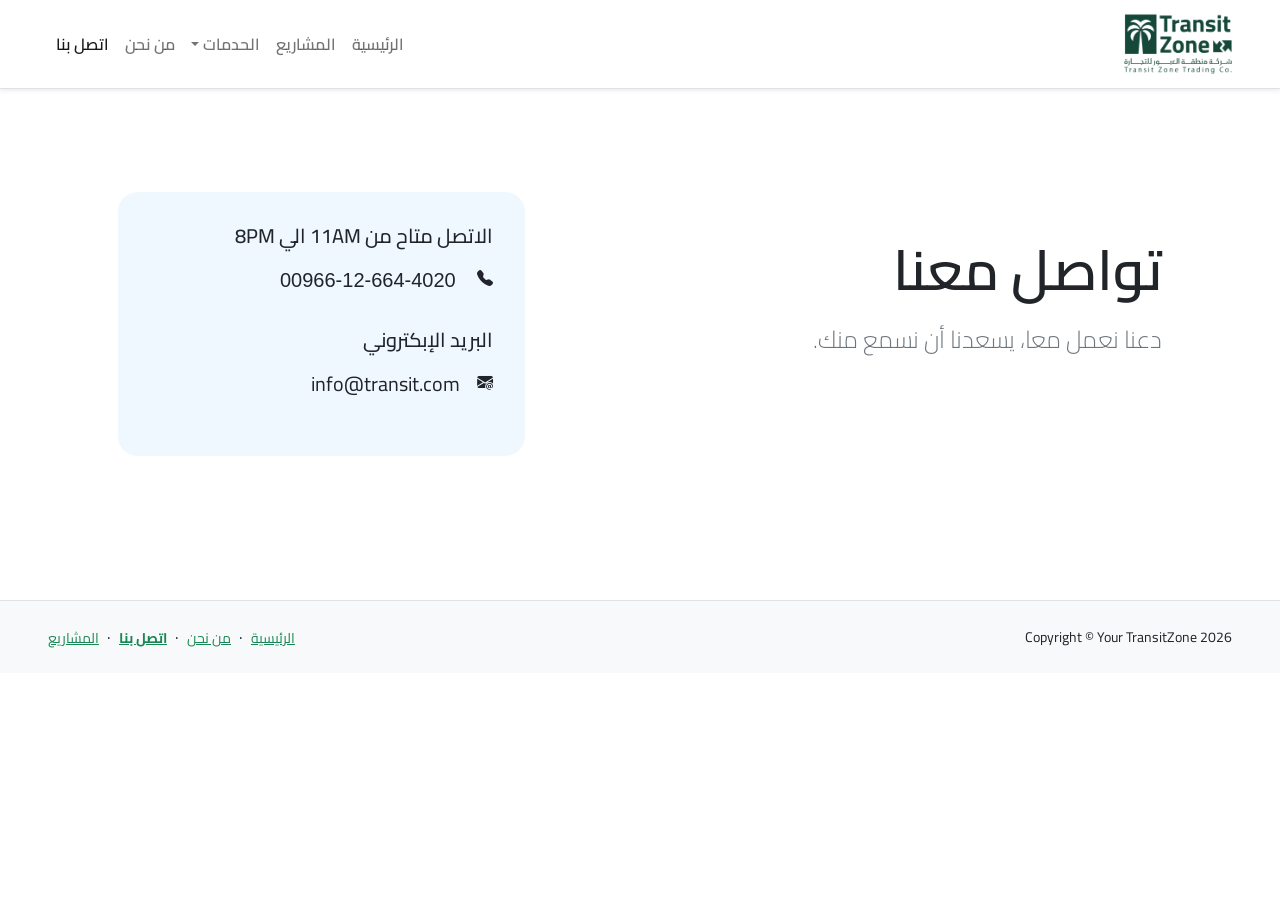
<file: contact.html>
<!DOCTYPE html>
<html lang="ar" dir="rtl">
    <head>
        <meta charset="utf-8" />
        <meta name="viewport" content="width=device-width, initial-scale=1, shrink-to-fit=no" />
        <meta name="description" content="" />
        <meta name="author" content="" />
        <title>Transitzone - Contact us</title>
        <!-- Bootstrap icons-->
        <link rel="stylesheet" href="https://cdn.jsdelivr.net/npm/bootstrap-icons@1.13.1/font/bootstrap-icons.min.css">
        <link rel="preconnect" href="https://fonts.googleapis.com">
        <link rel="preconnect" href="https://fonts.gstatic.com" crossorigin>
        <link href="https://fonts.googleapis.com/css2?family=Cairo:wght@200..1000&display=swap" rel="stylesheet">
        <!-- Core theme CSS (includes Bootstrap)-->
        <link href="css/bootstrap.rtl.min.css" rel="stylesheet" />
        <link href="css/mystyle.css" rel="stylesheet" />
	      <link href="css/hover.css" rel="stylesheet" media="all">
	      <link href="css/animate.css" rel="stylesheet" media="all">
    </head>
    <body class="d-flex flex-column">
        <main class="flex-shrink-0">
            <!-- Navigation-->
            <nav class="navbar navbar-expand-lg navbar-light fixed-top bg-white shadow-sm border-bottom py-4">
                <div class="container-fluid px-5">
                    <a class="navbar-brand"  href="index.html"><img class="img-fluid position-fixed" style="margin-top: -38px" width="108"  src="img/transitZoneLogo.png" alt="Transitzone Logo"></a>
                    <button class="navbar-toggler my-2" type="button" data-bs-toggle="collapse" data-bs-target="#navbarSupportedContent" aria-controls="navbarSupportedContent" aria-expanded="false" aria-label="Toggle navigation"><span class="navbar-toggler-icon"></span></button>
                    <div class="collapse navbar-collapse" id="navbarSupportedContent">
                        <ul class="navbar-nav ms-auto">
                            <li class="nav-item"><a class="nav-link link-success fw-semibold" href="index.html">الرئيسية</a></li>
                            <li class="nav-item"><a class="nav-link link-success fw-semibold" href="portfolio-overview.html">المشاريع</a></li>
                            <li class="nav-item  link-success fw-semibold dropdown">
                                <a class="nav-link dropdown-toggle" id="navbarDropdownBlog" href="#" role="button" data-bs-toggle="dropdown" aria-expanded="false">الحدمات</a>
                                <ul class="dropdown-menu dropdown-menu-end" aria-labelledby="navbarDropdownBlog">
                                    <li><a class="dropdown-item" href="service.html">محفظة الخدمات المتكاملة</a></li>
                                        <li><a class="dropdown-item" href="disel-power.html">محلول الطاقة بالديزل</a></li>
                                </ul>
                            </li>
                            <li class="nav-item"><a class="nav-link link-success fw-semibold" href="about.html">من نحن</a></li>
                            <li class="nav-item"><a class="nav-link link-success fw-semibold active" href="contact.html">اتصل بنا</a></li>
                        </ul>
                    </div>
                </div>
            </nav>

            <section class="py-5 mt-5">
              <div class="container my-5 px-5">
                <div class="row g-lg-5 align-items-center py-5">
                  <div class="col-lg-7 col-md-7 wow zoomInDown">
                    <h1 class="display-4 fw-semibold lh-1 mb-4 hvr-buzz">تواصل معنا</h1>
                    <p class="text-muted lead fs-4 mb-sm-5">دعنا نعمل معا، يسعدنا أن نسمع منك.</p>
                  </div>
                  <div class="col-md-5 col-lg-5 wow flipInX">
                    <div class="custom-block custom-block-full h-100">
                        <h3 class="fs-5">الاتصل متاح من 11AM الي 8PM</h3>
                        <p class="mb-4 hvr-pulse-grow"><span class="bi bi-telephone-fill"> <a href="tel:00966126644020" style="font-family: Arial !important" class="btn btn-lg">00966-12-664-4020 </span></a></p>

                        <h3 class="fs-5">البريد الإبكتروني</h3>
                        <p class=" hvr-pulse-grow"><span class="bi bi-envelope-at-fill"></span><a href="mailto:info@tranzite.com" class="btn btn-lg">info@transit.com</a></p>

                    </div>

                  <!-- <div class="custom-block custom-block-fully">
                    <div class="quick-contact-item d-flex align-items-center mb-4 mt-4">
                        <span class="bi bi-geo-alt-fill"></span>
                        <address class="text fs-5">
                         العنوان, جدة, المملكة العربيه السعوديه
                        </address>
                      </div>
                      <div class="quick-contact-item d-flex align-items-center mb-4">
                        <span class="hvr-buzz bi bi-telephone-fill"></span>
                        <address class="text-right" lang="en">
                          <a href="tel:00966126644020" style="font-family: Arial !important" class="btn btn-sm btn-outline-success border-0 fs-5 hvr-pulse-grow">00966-12-664-4020</a>

                        </address>
                      </div>
                      <div class="quick-contact-item d-flex align-items-center mb-4">
                        <span class="bi bi-envelope-at-fill"></span>
                        <address class="text">
                          <a href="mailto:info@tranzite.com" class="btn btn-sm btn-outline-success border-0 fs-5">info@transit.com</a>
                        </address>
                      </div>
                  </div>
                  </div> -->
                </div>
              </div>
            </section>

            <!-- Page content-->
        </main>
        <!-- Footer-->
        <footer class="bg-light border-top py-4 mt-auto">
            <div class="container-fluid px-5">
                <div class="row align-items-center justify-content-between flex-column flex-sm-row">
                    <div class="col-auto"><div class="small m-0 text-dark">Copyright &copy; Your TransitZone 2026</div></div>
                    <div class="col-auto">
                        <a class="link-success small" href="index.html">الرئيسية</a>
                        <span class="text-dark mx-1">&middot;</span>
                        <a class="link-success small" href="about.html">من نحن</a>
                        <span class="text-dark mx-1">&middot;</span>
                        <a class="link-success small fw-bold" href="contact.html">اتصل بنا</a>
                        <span class="text-dark mx-1">&middot;</span>
                        <a class="link-success small" href="portfolio-overview.html">المشاريع</a>
                    </div>
                </div>
            </div>
        </footer>
        <!-- Bootstrap core JS-->
        <script src="https://cdn.jsdelivr.net/npm/bootstrap@5.2.3/dist/js/bootstrap.bundle.min.js"></script>

        <script src="https://cdnjs.cloudflare.com/ajax/libs/wow/1.1.2/wow.min.js" integrity="sha512-Eak/29OTpb36LLo2r47IpVzPBLXnAMPAVypbSZiZ4Qkf8p/7S/XRG5xp7OKWPPYfJT6metI+IORkR5G8F900+g==" crossorigin="anonymous" referrerpolicy="no-referrer"></script>
          <script>
            new WOW().init();
          </script>
        <script>
			/**
			 * Used to demonstrate Hover.css only. Not required when adding
			 * Hover.css to your own pages. Prevents a link from being
			 * navigated and gaining focus.
			 */
			var effects = document.querySelectorAll('.effects')[0];

			effects.addEventListener('click', function(e) {

				if (e.target.className.indexOf('hvr') > -1) {
					e.preventDefault();
					e.target.blur();

				}
			});
		</script>

		<script>!function(d,s,id){var js,fjs=d.getElementsByTagName(s)[0],p=/^https:/.test(d.location)?'http':'https';if(!d.getElementById(id)){js=d.createElement(s);js.id=id;js.src=p+'://platform.twitter.com/widgets.js';fjs.parentNode.insertBefore(js,fjs);}}(document, 'script', 'twitter-wjs');</script>

		<script>
		  (function(i,s,o,g,r,a,m){i['GoogleAnalyticsObject']=r;i[r]=i[r]||function(){
		  (i[r].q=i[r].q||[]).push(arguments)},i[r].l=1*new Date();a=s.createElement(o),
		  m=s.getElementsByTagName(o)[0];a.async=1;a.src=g;m.parentNode.insertBefore(a,m)
		  })(window,document,'script','//www.google-analytics.com/analytics.js','ga');

		  ga('create', 'UA-11991680-4', 'ianlunn.github.io');
		  ga('send', 'pageview');
		</script>
    </body>
</html>
</file>
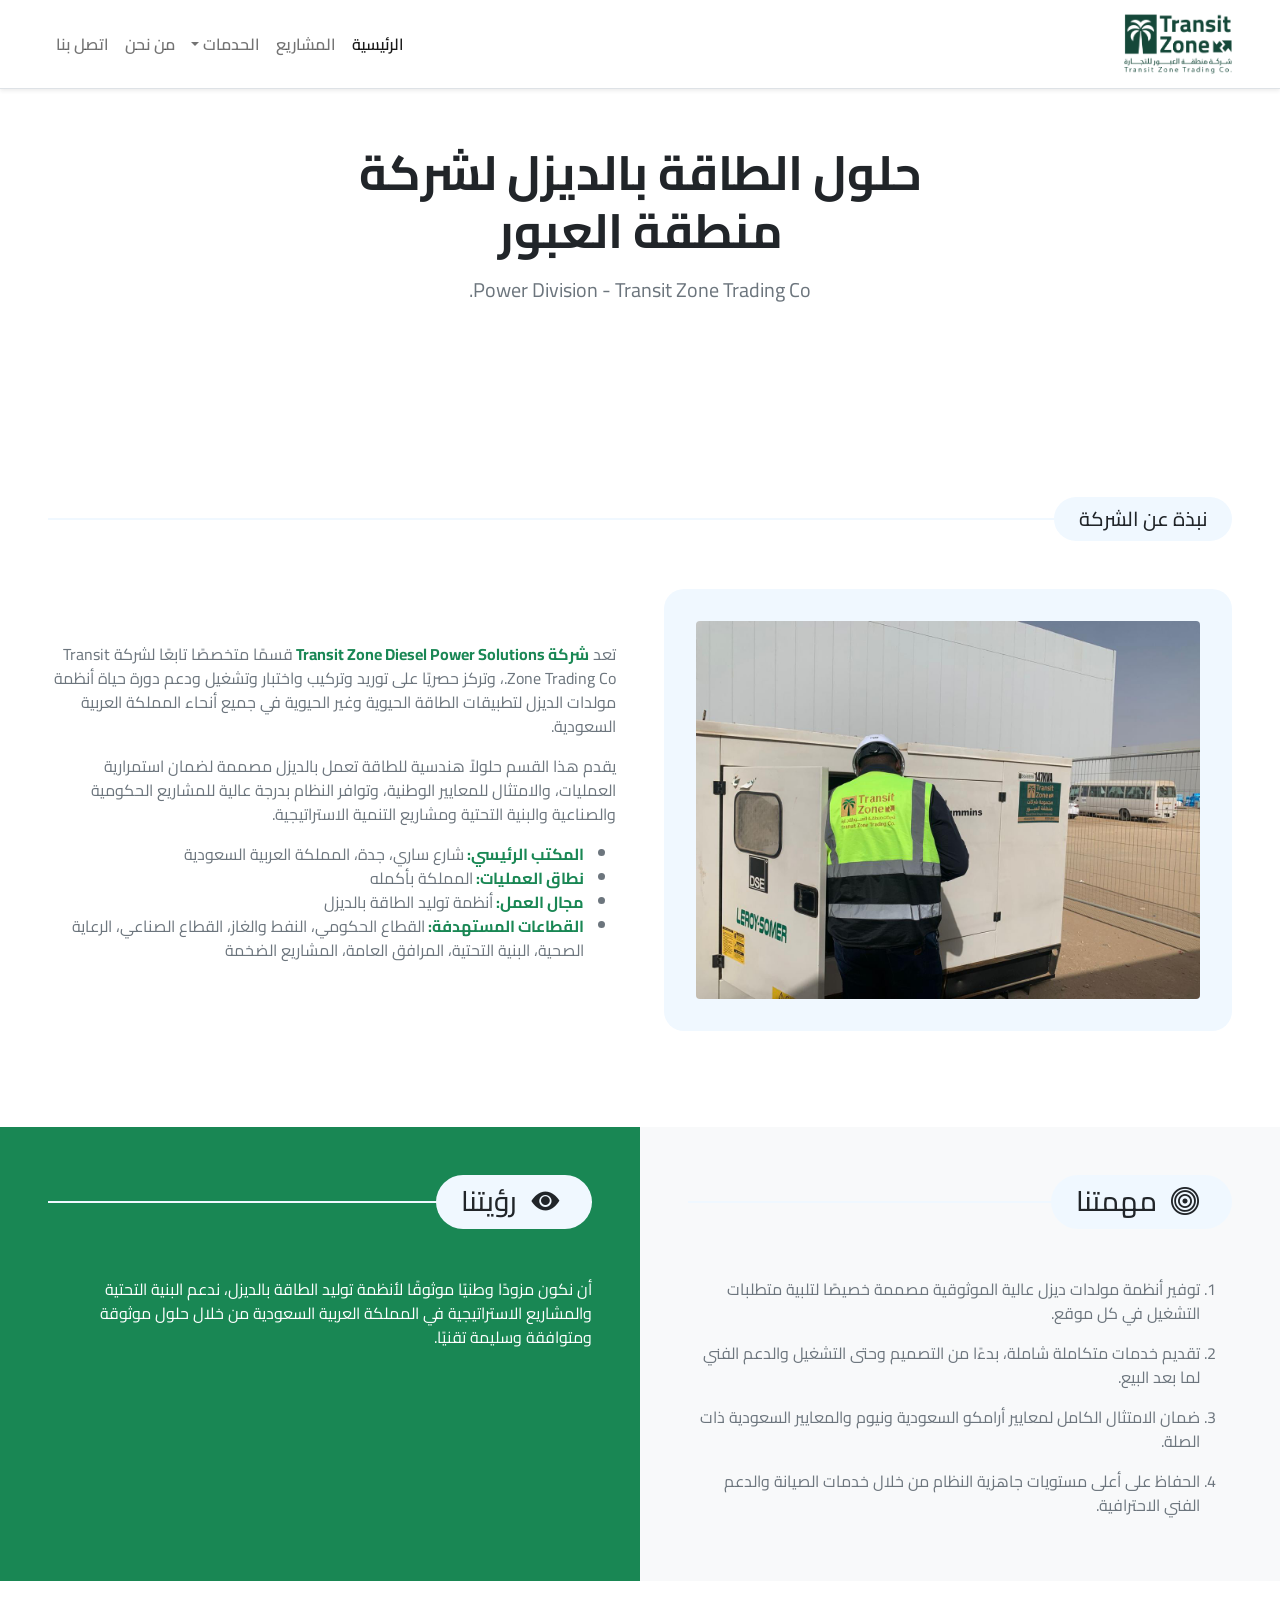
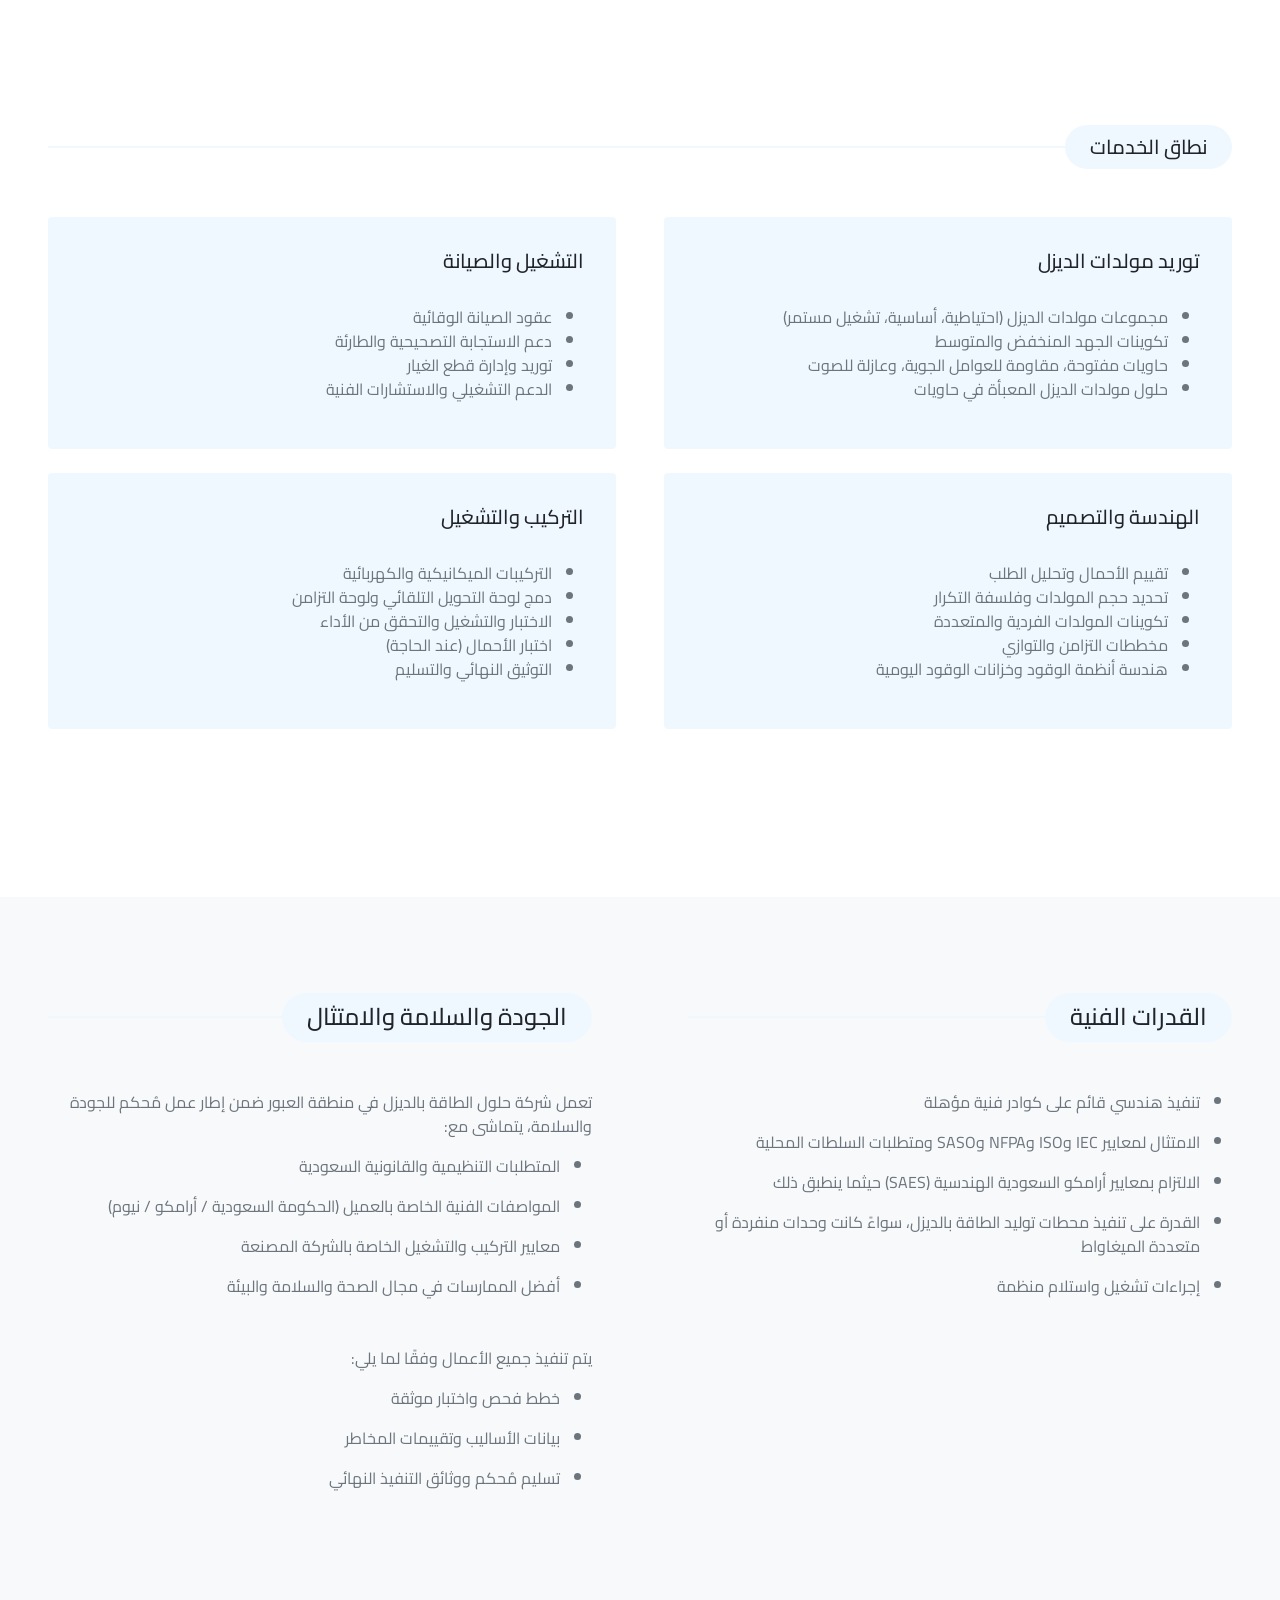
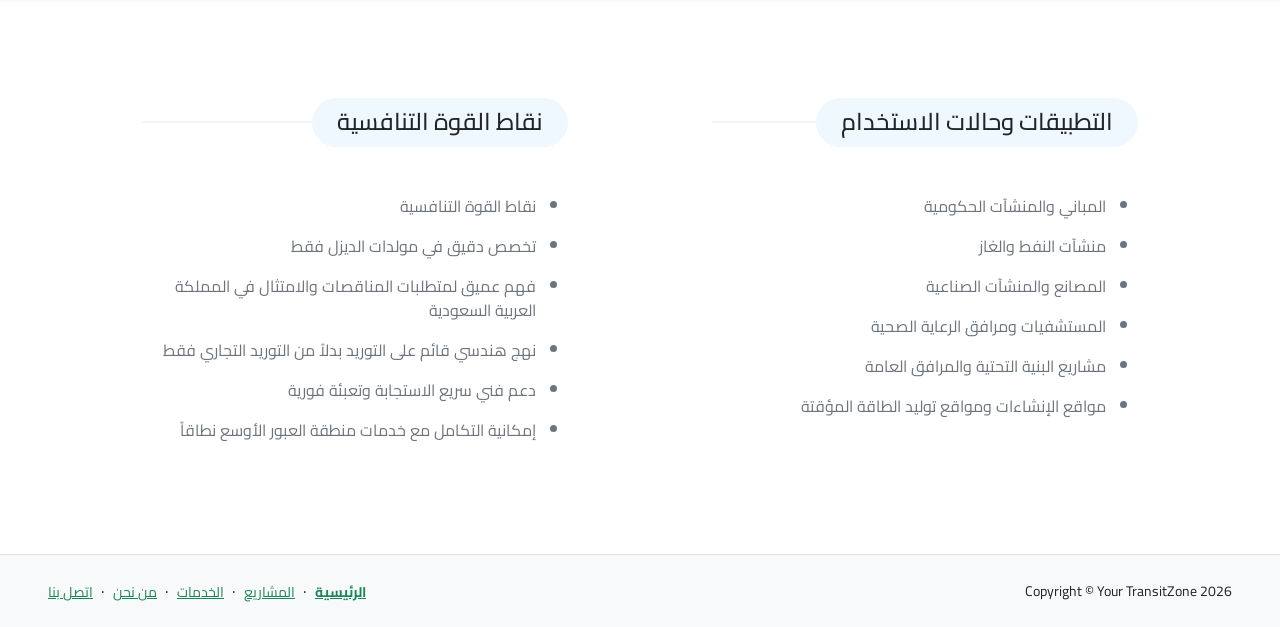
<file: disel-power.html>
<!DOCTYPE html>
<html lang="ar" dir="rtl">
    <head>
        <meta charset="utf-8" />
        <meta name="viewport" content="width=device-width, initial-scale=1, shrink-to-fit=no" />
        <meta name="description" content="" />
        <meta name="author" content="" />
        <title>شركة منطقة العبور للتجارة شركة - الصفحة الرئيسية</title>
        <!-- Bootstrap icons-->
        <link rel="stylesheet" href="https://cdn.jsdelivr.net/npm/bootstrap-icons@1.13.1/font/bootstrap-icons.min.css">
        <link rel="preconnect" href="https://fonts.googleapis.com">
        <link rel="preconnect" href="https://fonts.gstatic.com" crossorigin>
        <link href="https://fonts.googleapis.com/css2?family=Cairo:wght@200..1000&display=swap" rel="stylesheet">
        <!-- Core theme CSS (includes Bootstrap)-->
        <link href="css/bootstrap.rtl.min.css" rel="stylesheet" />
        <link href="css/mystyle.css" rel="stylesheet" />
        <!-- Libraries Stylesheet -->
	      <link href="css/hover.css" rel="stylesheet" media="all">
	      <link href="css/animate.css" rel="stylesheet" media="all">
    </head>
    <body class="d-flex flex-column h-100">
      <main class="flex-shrink-0">
        <!-- Navigation-->
        <nav class="navbar navbar-expand-lg navbar-light fixed-top bg-white shadow-sm border-bottom py-4">
          <div class="container-fluid px-5">
              <a class="navbar-brand"  href="index.html"><img class="img-fluid position-fixed" style="margin-top: -38px" width="108"  src="img/transitZoneLogo.png" alt="Transitzone Logo"></a>
              <button class="navbar-toggler my-2" type="button" data-bs-toggle="collapse" data-bs-target="#navbarSupportedContent" aria-controls="navbarSupportedContent" aria-expanded="false" aria-label="Toggle navigation"><span class="navbar-toggler-icon"></span></button>
              <div class="collapse navbar-collapse" id="navbarSupportedContent">
                <ul class="navbar-nav ms-auto">
                    <li class="nav-item"><a class="nav-link link-success fw-semibold active" href="index.html">الرئيسية</a></li>
                    <li class="nav-item"><a class="nav-link link-success fw-semibold" href="portfolio-overview.html">المشاريع</a></li>
                    <li class="nav-item  link-success fw-semibold dropdown">
                        <a class="nav-link dropdown-toggle" id="navbarDropdownBlog" href="#" role="button" data-bs-toggle="dropdown" aria-expanded="false">الحدمات</a>
                        <ul class="dropdown-menu dropdown-menu-end" aria-labelledby="navbarDropdownBlog">
                            <li><a class="dropdown-item" href="service.html">محفظة الخدمات المتكاملة</a></li>
                                <li><a class="dropdown-item" href="disel-power.html">محلول الطاقة بالديزل</a></li>
                        </ul>
                    </li>
                    <li class="nav-item"><a class="nav-link link-success fw-semibold" href="about.html">من نحن</a></li>
                    <li class="nav-item"><a class="nav-link link-success fw-semibold" href="contact.html">اتصل بنا</a></li>
                </ul>
              </div>
          </div>
        </nav>

        <header class="py-5">
          <div class="container px-5 mt-5">
              <div class="row justify-content-center">
                  <div class="col-lg-8 col-xxl-6">
                      <div class="text-center my-5 wow ">
                          <h1 class="display-5 fw-bolder mb-3 wow bounce">حلول الطاقة بالديزل لشركة منطقة العبور</h1>
                          <p class="lead fw-normal text-muted mb-4 wow bounceInUp">Power Division - Transit Zone Trading Co.</p>
                      </div>
                  </div>
              </div>
          </div>
        </header>
        <section class="py-5 my-5">
          <div class="container-fluid px-5">
            <div class="row gx-5 align-items-center">
              <div class="col-lg-12 col-12">
                <div class="section-title-wrap mb-5 wow backInDown">
                    <h4 class="section-title  hvr-wobble-vertical fs-5 wow rubberBand">نبذة عن الشركة</h4>
                </div>
              </div>
              <div class="col-lg-6">
                <div class="custom-block custom-block-full">
                  <img class=" wow bounceInRight img-fluid rounded mb-5 mb-lg-0" src="img/15.jpeg" alt="...">
                </div>
              </div>
              <div class="col-lg-6 wow bounceInLeft">
                  <p class="text-muted">تعد <strong class="text-success">شركة Transit Zone Diesel Power Solutions </strong>قسمًا متخصصًا تابعًا لشركة Transit Zone Trading Co.، وتركز حصريًا على توريد وتركيب واختبار وتشغيل ودعم دورة حياة أنظمة مولدات الديزل لتطبيقات الطاقة الحيوية وغير الحيوية في جميع أنحاء المملكة العربية السعودية.</p>
                  <p class="text-muted">يقدم هذا القسم حلولاً هندسية للطاقة تعمل بالديزل مصممة لضمان استمرارية العمليات، والامتثال للمعايير الوطنية، وتوافر النظام بدرجة عالية للمشاريع الحكومية والصناعية والبنية التحتية ومشاريع التنمية الاستراتيجية.</p>
                  <ul class="text-muted">
                    <li><strong class="text-success">المكتب الرئيسي: </strong>شارع ساري، جدة، المملكة العربية السعودية</li>
                    <li><strong class="text-success">نطاق العمليات:  </strong>المملكة بأكمله</li>
                    <li><strong class="text-success">مجال العمل: </strong>أنظمة توليد الطاقة بالديزل</li>
                    <li><strong class="text-success">القطاعات المستهدفة: </strong> القطاع الحكومي، النفط والغاز، القطاع الصناعي، الرعاية الصحية، البنية التحتية، المرافق العامة، المشاريع الضخمة</li>
                  </ul>
              </div>
            </div>
          </div>
        </section>

        <section class="my-5">
          <div class="container-fluid px-0">
            <div class="row gx-0">
              <div class="col-lg-6 bg-light py-5">
                <div class=" px-5">
                  <div class="section-title-wrap mb-5">
                      <h3 class="wow rubberBand hvr-wobble-vertical section-title"><i class="bi bi-bullseye px-2"></i> مهمتنا</h3>
                  </div>
                  <ol class="wow fadeInLeft">
                    <li class="fs-6 text-muted mb-3">توفير أنظمة مولدات ديزل عالية الموثوقية مصممة خصيصًا لتلبية متطلبات التشغيل في كل موقع.</li>
                    <li class="fs-6 text-muted mb-3">تقديم خدمات متكاملة شاملة، بدءًا من التصميم وحتى التشغيل والدعم الفني لما بعد البيع.</li>
                    <li class="fs-6 text-muted mb-3">ضمان الامتثال الكامل لمعايير أرامكو السعودية ونيوم والمعايير السعودية ذات الصلة.</li>
                    <li class="fs-6 text-muted mb-3">الحفاظ على أعلى مستويات جاهزية النظام من خلال خدمات الصيانة والدعم الفني الاحترافية.</li>
                  </ol>
                </div>
              </div>
                <div class="col-lg-6 bg-success py-5">
                  <div class=" px-5">
                    <div class="section-title-wrap mb-5">
                        <h3 class="wow rubberBand hvr-wobble-vertical section-title"><i class="bi bi-eye-fill px-2"></i> رؤيتنا</h3>
                    </div>
                    <p class="text-white wow fadeInRight">أن نكون مزودًا وطنيًا موثوقًا لأنظمة توليد الطاقة بالديزل، ندعم البنية التحتية والمشاريع الاستراتيجية في المملكة العربية السعودية من خلال حلول موثوقة ومتوافقة وسليمة تقنيًا.</p>
                  </div>
                </div>
            </div>
          </div>
        </section>

        <section class="py-5">
          <div class="container-fluid py-5 px-5">
            <div class="row gx-5">
              <div class="col-lg-12 col-12">
                <div class="section-title-wrap mb-5">
                    <h4 class="section-title  hvr-wobble-vertical fs-5 wow rubberBand">نطاق الخدمات</h4>
                </div>
              </div>
              <div class="col-lg-6 col-md-6 mb-4 wow flipInX">
                <div class="custom-block custom-block-full rounded">
                  <h3 class="hvr-wobble-vertical fs-5">توريد مولدات الديزل</h3>
                  <ul class="mt-4">
                      <li class="text-muted">مجموعات مولدات الديزل (احتياطية، أساسية، تشغيل مستمر)</li>
                      <li class="text-muted">تكوينات الجهد المنخفض والمتوسط</li>
                      <li class="text-muted">حاويات مفتوحة، مقاومة للعوامل الجوية، وعازلة للصوت</li>
                      <li class="text-muted">حلول مولدات الديزل المعبأة في حاويات</li>
                  </ul>
                </div>
              </div>
              <div class="col-lg-6 col-md-6 mb-4 wow flipInX">
                <div class="custom-block custom-block-full rounded">
                  <h3 class="hvr-wobble-vertical fs-5">التشغيل والصيانة</h3>
                  <ul class="mt-4">
                      <li class="text-muted">عقود الصيانة الوقائية</li>
                      <li class="text-muted">دعم الاستجابة التصحيحية والطارئة</li>
                      <li class="text-muted">توريد وإدارة قطع الغيار</li>
                      <li class="text-muted">الدعم التشغيلي والاستشارات الفنية</li>
                  </ul>
                </div>
              </div>
              <div class="col-lg-6 col-md-6 mb-4 wow flipInX">
                <div class="custom-block custom-block-full rounded">
                  <h3 class="hvr-wobble-vertical fs-5">الهندسة والتصميم</h3>
                  <ul class="mt-4">
                      <li class="text-muted">تقييم الأحمال وتحليل الطلب</li>
                      <li class="text-muted">تحديد حجم المولدات وفلسفة التكرار</li>
                      <li class="text-muted">تكوينات المولدات الفردية والمتعددة</li>
                      <li class="text-muted">مخططات التزامن والتوازي</li>
                      <li class="text-muted">هندسة أنظمة الوقود وخزانات الوقود اليومية</li>
                  </ul>
                </div>
              </div>
              <div class="col-lg-6 col-md-6 mb-4 wow flipInY">
                <div class="custom-block custom-block-full rounded">
                  <h3 class="hvr-wobble-vertical fs-5">التركيب والتشغيل</h3>
                  <ul class="mt-4">
                      <li class="text-muted">التركيبات الميكانيكية والكهربائية</li>
                      <li class="text-muted">دمج لوحة التحويل التلقائي ولوحة التزامن</li>
                      <li class="text-muted">الاختبار والتشغيل والتحقق من الأداء</li>
                      <li class="text-muted">اختبار الأحمال (عند الحاجة)</li>
                      <li class="text-muted">التوثيق النهائي والتسليم</li>
                  </ul>
                </div>
              </div>
            </div>
          </div>
        </section>

        <section class="my-5 bg-light">
          <div class="container-fluid px-0 py-5">
            <div class="row gx-0">
              <div class="col-lg-6 py-5">
                <div class=" px-5">
                  <div class="section-title-wrap mb-5">
                      <h3 class="wow rubberBand hvr-wobble-vertical section-title fs-4">القدرات الفنية</h3>
                  </div>
                  <ul class="wow rotateInDownRight">
                    <li class="fs-6 text-muted mb-3">تنفيذ هندسي قائم على كوادر فنية مؤهلة</li>
                    <li class="fs-6 text-muted mb-3">الامتثال لمعايير IEC وISO وNFPA وSASO ومتطلبات السلطات المحلية</li>
                    <li class="fs-6 text-muted mb-3">الالتزام بمعايير أرامكو السعودية الهندسية (SAES) حيثما ينطبق ذلك</li>
                    <li class="fs-6 text-muted mb-3">القدرة على تنفيذ محطات توليد الطاقة بالديزل، سواءً كانت وحدات منفردة أو متعددة الميغاواط</li>
                    <li class="fs-6 text-muted mb-3">إجراءات تشغيل واستلام منظمة</li>
                  </ul>
                </div>
              </div>
                <div class="col-lg-6 py-5 border-right">
                  <div class="px-5">
                    <div class="section-title-wrap mb-5">
                        <h3 class="wow rubberBand hvr-wobble-vertical section-title fs-4">الجودة والسلامة والامتثال</h3>
                    </div>
                    <div  class="wow rotateInDownRight">
                    <p class="text-muted">تعمل شركة حلول الطاقة بالديزل في منطقة العبور ضمن إطار عمل مُحكم للجودة والسلامة، يتماشى مع:</p>
                    <ul class="">
                      <li class="fs-6 text-muted mb-3">المتطلبات التنظيمية والقانونية السعودية</li>
                      <li class="fs-6 text-muted mb-3">المواصفات الفنية الخاصة بالعميل (الحكومة السعودية / أرامكو / نيوم)</li>
                      <li class="fs-6 text-muted mb-3">معايير التركيب والتشغيل الخاصة بالشركة المصنعة</li>
                      <li class="fs-6 text-muted mb-3">أفضل الممارسات في مجال الصحة والسلامة والبيئة</li>
                    </ul>
                    <p class="text-muted mt-5">يتم تنفيذ جميع الأعمال وفقًا لما يلي:</p>
                    <ul>
                      <li class="fs-6 text-muted mb-3">خطط فحص واختبار موثقة</li>
                      <li class="fs-6 text-muted mb-3">بيانات الأساليب وتقييمات المخاطر</li>
                      <li class="fs-6 text-muted mb-3">تسليم مُحكم ووثائق التنفيذ النهائي</li>
                    </ul>
                  </div>
                  </div>
                </div>
            </div>
          </div>
        </section>

        <section class="my-5">
          <div class="container px-4">
            <div class="row gx-5">
              <div class="col-lg-6 py-5">
                <div class=" px-5">
                  <div class="section-title-wrap mb-5">
                      <h3 class="wow rubberBand hvr-wobble-vertical section-title fs-4">التطبيقات وحالات الاستخدام</h3>
                  </div>
                  <ul  class="wow slideInRight">
                    <li class="fs-6 text-muted mb-3">المباني والمنشآت الحكومية</li>
                    <li class="fs-6 text-muted mb-3">منشآت النفط والغاز</li>
                    <li class="fs-6 text-muted mb-3">المصانع والمنشآت الصناعية</li>
                    <li class="fs-6 text-muted mb-3">المستشفيات ومرافق الرعاية الصحية</li>
                    <li class="fs-6 text-muted mb-3">مشاريع البنية التحتية والمرافق العامة</li>
                    <li class="fs-6 text-muted mb-3">مواقع الإنشاءات ومواقع توليد الطاقة المؤقتة</li>
                  </ul>
                </div>
              </div>
                <div class="col-lg-6 py-5">
                  <div class=" px-5">
                    <div class="section-title-wrap mb-5">
                        <h3 class="wow rubberBand hvr-wobble-vertical section-title fs-4">نقاط القوة التنافسية</h3>
                    </div>
                    <ul  class="wow slideInRight">
                      <li class="fs-6 text-muted mb-3">نقاط القوة التنافسية</li>
                      <li class="fs-6 text-muted mb-3">تخصص دقيق في مولدات الديزل فقط</li>
                      <li class="fs-6 text-muted mb-3">فهم عميق لمتطلبات المناقصات والامتثال في المملكة العربية السعودية</li>
                      <li class="fs-6 text-muted mb-3">نهج هندسي قائم على التوريد بدلاً من التوريد التجاري فقط</li>
                      <li class="fs-6 text-muted mb-3">دعم فني سريع الاستجابة وتعبئة فورية</li>
                      <li class="fs-6 text-muted mb-3">إمكانية التكامل مع خدمات منطقة العبور الأوسع نطاقاً</li>
                    </ul>
                   </div>
                </div>
            </div>
          </div>
        </section>

    </main>
  <!-- Footer-->
  <footer class="bg-light border-top py-4 mt-auto">
      <div class="container-fluid px-5">
          <div class="row align-items-center justify-content-between flex-column flex-sm-row">
              <div class="col-auto"><div class="small m-0 text-dark">Copyright &copy; Your TransitZone 2026</div></div>
              <div class="col-auto">
                  <a class="link-success small fw-bold" href="index.html">الرئيسية</a>
                  <span class="text-dark mx-1">&middot;</span>
                  <a class="link-success small" href="portfolio-overview.html">المشاريع</a>
                  <span class="text-dark mx-1">&middot;</span>
                  <a class="link-success small" href="service.html">الخدمات</a>
                  <span class="text-dark mx-1">&middot;</span>
                  <a class="link-success small" href="about.html">من نحن</a>
                  <span class="text-dark mx-1">&middot;</span>
                  <a class="link-success small" href="contact.html">اتصل بنا</a>
              </div>
          </div>
      </div>
    </footer>
<!-- Bootstrap core JS-->
<script src="https://cdn.jsdelivr.net/npm/bootstrap@5.2.3/dist/js/bootstrap.bundle.min.js"></script>
<script src="https://cdnjs.cloudflare.com/ajax/libs/wow/1.1.2/wow.min.js" integrity="sha512-Eak/29OTpb36LLo2r47IpVzPBLXnAMPAVypbSZiZ4Qkf8p/7S/XRG5xp7OKWPPYfJT6metI+IORkR5G8F900+g==" crossorigin="anonymous" referrerpolicy="no-referrer"></script>
  <script>
    new WOW().init();
  </script>
<!-- Core theme JS-->
        <script>
			/**
			 * Used to demonstrate Hover.css only. Not required when adding
			 * Hover.css to your own pages. Prevents a link from being
			 * navigated and gaining focus.
			 */
			var effects = document.querySelectorAll('.effects')[0];

			effects.addEventListener('click', function(e) {

				if (e.target.className.indexOf('hvr') > -1) {
					e.preventDefault();
					e.target.blur();

				}
			});
		</script>

		<script>!function(d,s,id){var js,fjs=d.getElementsByTagName(s)[0],p=/^https:/.test(d.location)?'http':'https';if(!d.getElementById(id)){js=d.createElement(s);js.id=id;js.src=p+'://platform.twitter.com/widgets.js';fjs.parentNode.insertBefore(js,fjs);}}(document, 'script', 'twitter-wjs');</script>

		<script>
		  (function(i,s,o,g,r,a,m){i['GoogleAnalyticsObject']=r;i[r]=i[r]||function(){
		  (i[r].q=i[r].q||[]).push(arguments)},i[r].l=1*new Date();a=s.createElement(o),
		  m=s.getElementsByTagName(o)[0];a.async=1;a.src=g;m.parentNode.insertBefore(a,m)
		  })(window,document,'script','//www.google-analytics.com/analytics.js','ga');

		  ga('create', 'UA-11991680-4', 'ianlunn.github.io');
		  ga('send', 'pageview');
		</script>
</body>
</html>
</file>
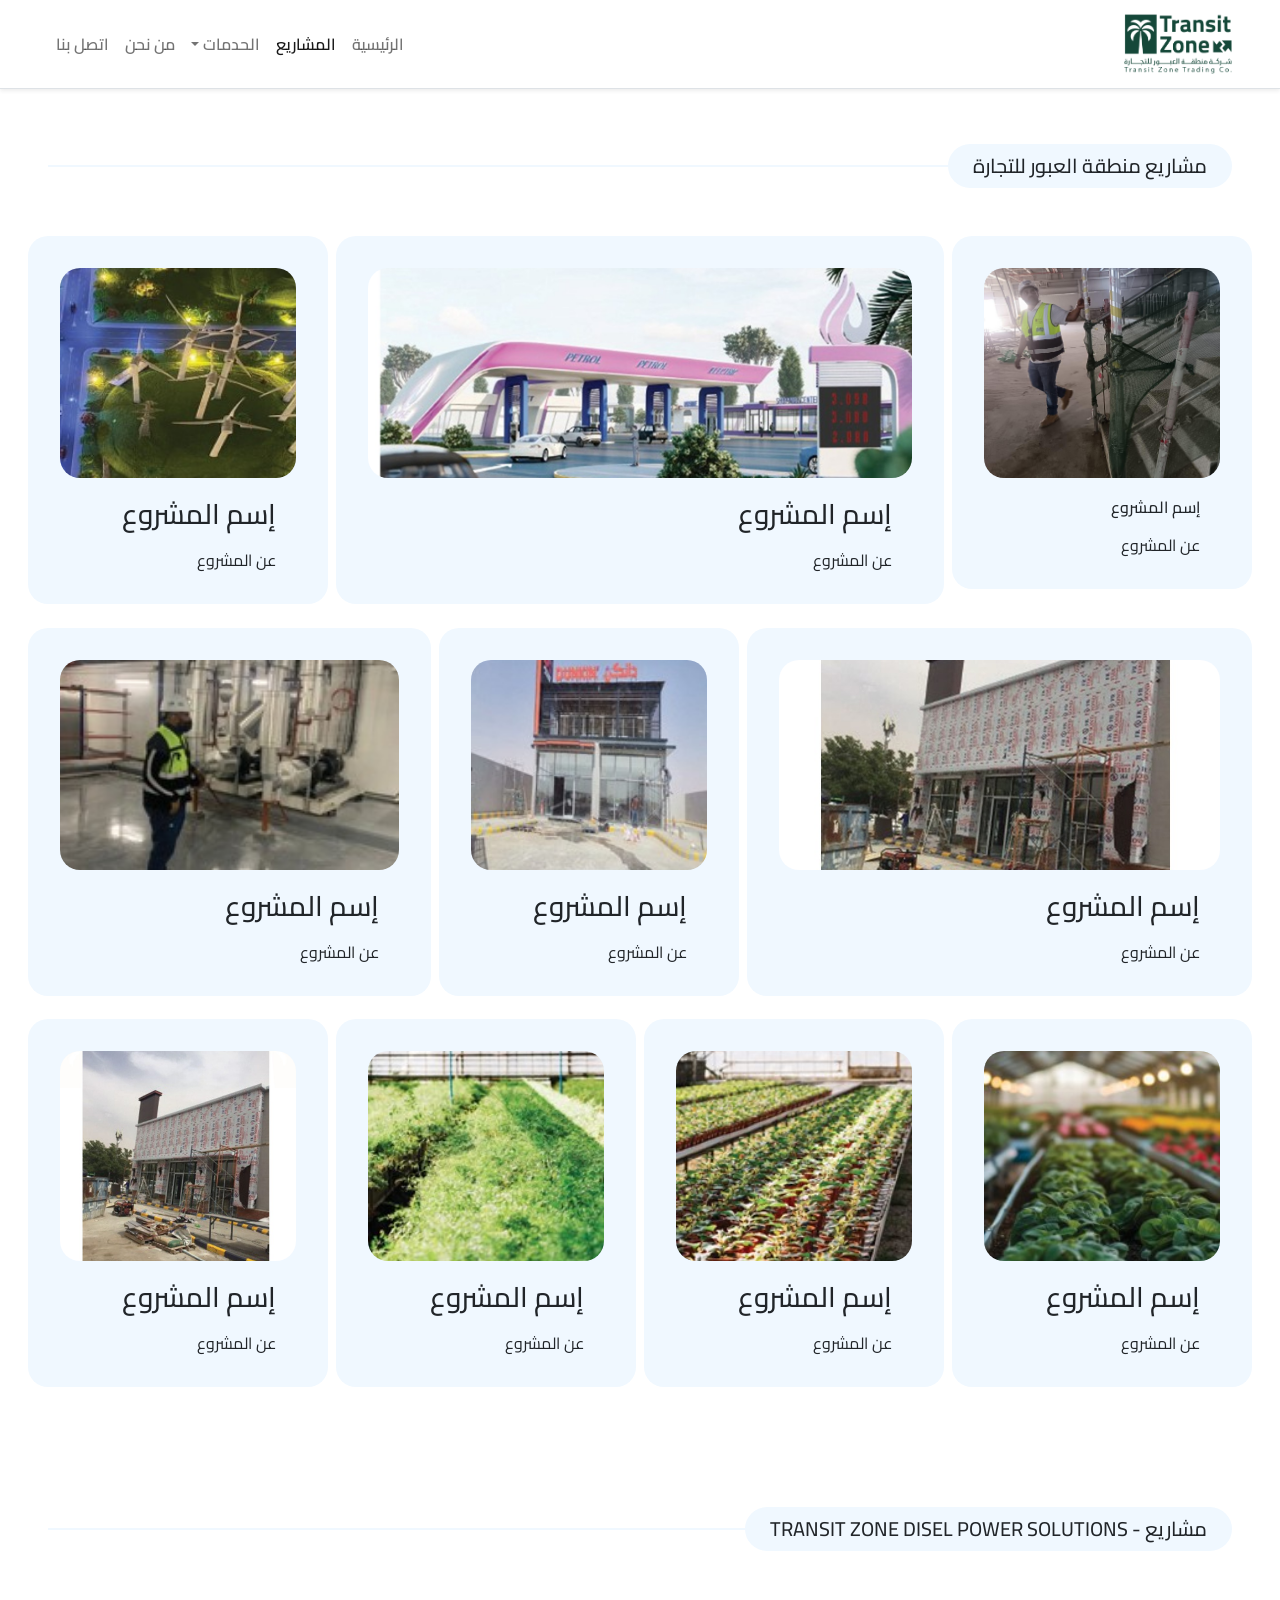
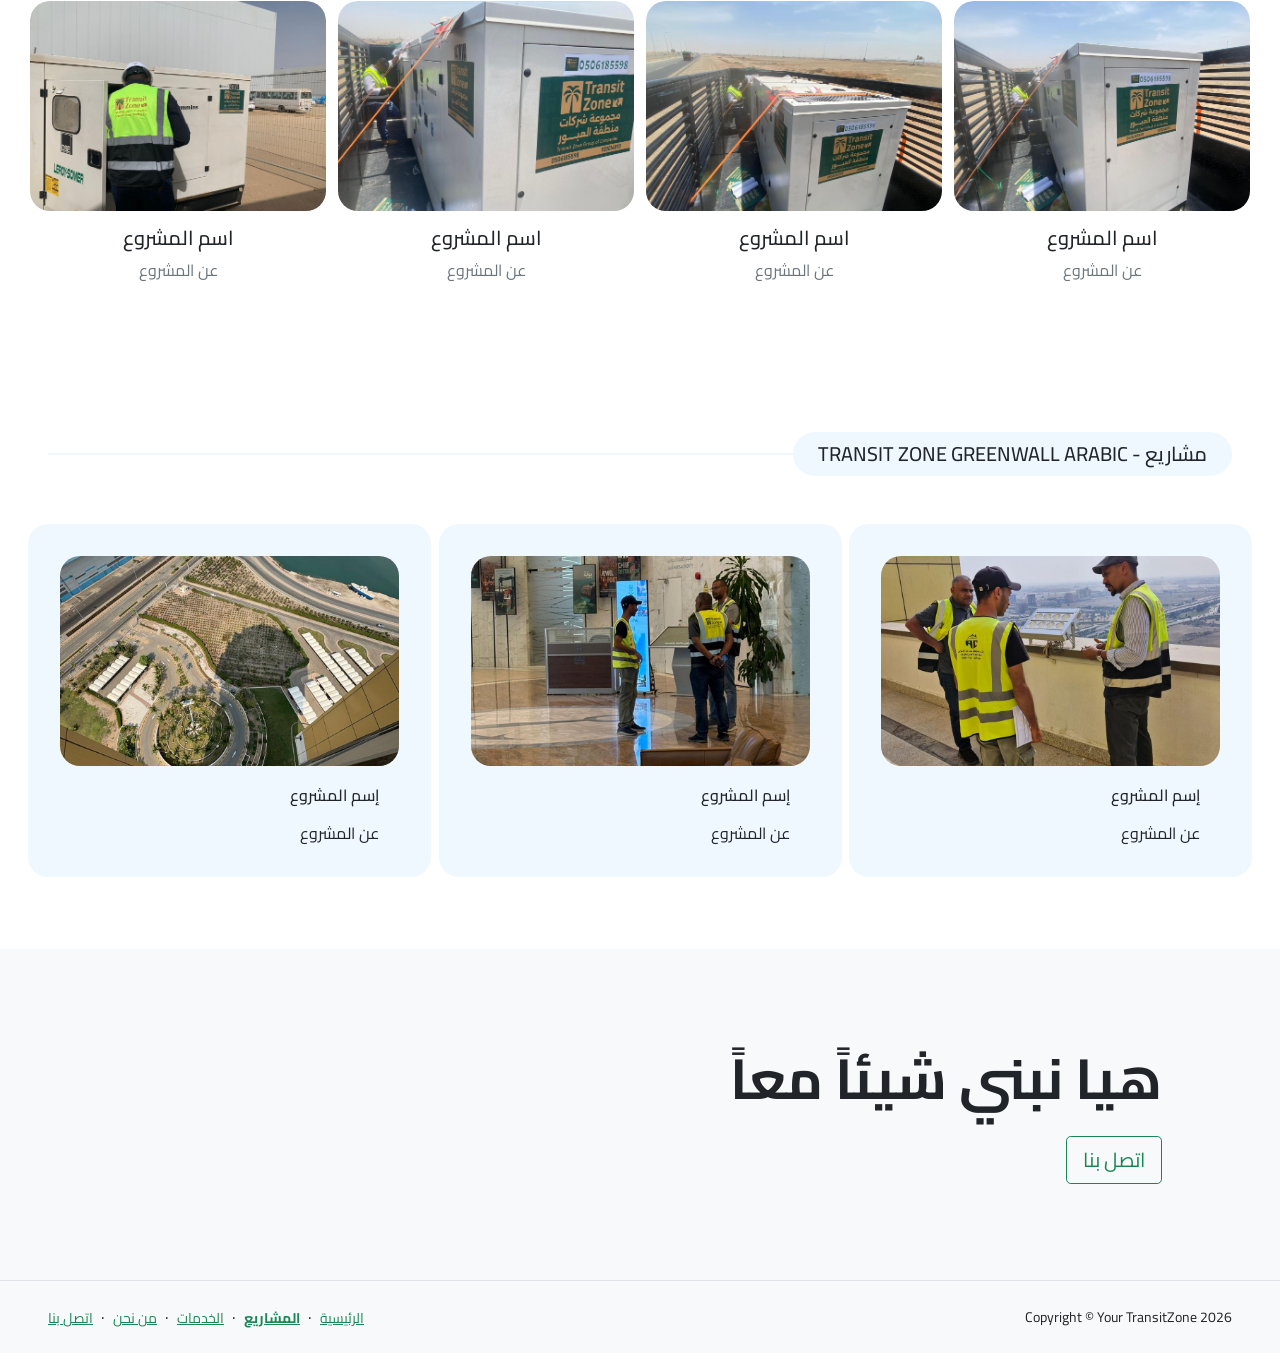
<file: portfolio-overview.html>
<!DOCTYPE html>
<html lang="ar" dir="rtl">
    <head>
        <meta charset="utf-8" />
        <meta name="viewport" content="width=device-width, initial-scale=1, shrink-to-fit=no" />
        <meta name="description" content="" />
        <meta name="author" content="" />
        <title>Transitzone - Project</title>
        <!-- Bootstrap icons-->
        <link rel="stylesheet" href="https://cdn.jsdelivr.net/npm/bootstrap-icons@1.13.1/font/bootstrap-icons.min.css">
        <link rel="preconnect" href="https://fonts.googleapis.com">
        <link rel="preconnect" href="https://fonts.gstatic.com" crossorigin>
        <link href="https://fonts.googleapis.com/css2?family=Cairo:wght@200..1000&display=swap" rel="stylesheet">
        <!-- Core theme CSS (includes Bootstrap)-->
        <link href="css/bootstrap.rtl.min.css" rel="stylesheet" />
        <link href="css/mystyle.css" rel="stylesheet" />
        <!-- Libraries Stylesheet -->
	      <link href="css/hover.css" rel="stylesheet" media="all">
	      <link href="css/animate.css" rel="stylesheet" media="all">
    </head>
    <body class="d-flex flex-column h-100">
        <main class="flex-shrink-0">
            <!-- Navigation-->
            <nav class="navbar navbar-expand-lg navbar-light fixed-top bg-white shadow-sm border-bottom py-4">
                <div class="container-fluid px-5">
                    <a class="navbar-brand"  href="index.html"><img class="img-fluid position-fixed" style="margin-top: -38px" width="108"  src="img/transitZoneLogo.png" alt="Transitzone Logo"></a>
                    <button class="navbar-toggler my-2" type="button" data-bs-toggle="collapse" data-bs-target="#navbarSupportedContent" aria-controls="navbarSupportedContent" aria-expanded="false" aria-label="Toggle navigation"><span class="navbar-toggler-icon"></span></button>
                    <div class="collapse navbar-collapse" id="navbarSupportedContent">
                        <ul class="navbar-nav ms-auto">
                            <li class="nav-item"><a class="nav-link link-success fw-semibold" href="index.html">الرئيسية</a></li>
                            <li class="nav-item"><a class="nav-link link-success fw-semibold active" href="portfolio-overview.html">المشاريع</a></li>
                            <li class="nav-item  link-success fw-semibold dropdown">
                                <a class="nav-link dropdown-toggle" id="navbarDropdownBlog" href="#" role="button" data-bs-toggle="dropdown" aria-expanded="false">الحدمات</a>
                                <ul class="dropdown-menu dropdown-menu-end" aria-labelledby="navbarDropdownBlog">
                                    <li><a class="dropdown-item" href="service.html">محفظة الخدمات المتكاملة</a></li>
                                        <li><a class="dropdown-item" href="disel-power.html">محلول الطاقة بالديزل</a></li>
                                </ul>
                            </li>
                            <li class="nav-item"><a class="nav-link link-success fw-semibold" href="about.html">من نحن</a></li>
                            <li class="nav-item"><a class="nav-link link-success fw-semibold" href="contact.html">اتصل بنا</a></li>
                        </ul>
                    </div>
                </div>
            </nav>
            <!-- <section class="py-5">
                <div class="container px-5 pt-5">
                    <div class="text-center pt-5">
                        <h1 class="fw-bolder">اعمالنا</h1>
                        <p class="lead fw-normal text-muted mb-0">محفظة الشركة</p>
                    </div>
                </div>
              </section> -->

            <section class="topics-section pt-5 mt-5">
                  <div class="container-fluid px-5 pt-5">
                    <div class="row gx-5">
                        <div class="col-lg-12 col-12">
                            <div class="section-title-wrap mb-5">
                                <h4 class="section-title  hvr-wobble-vertical fs-5 wow rubberBand">مشاريع منطقة العبور للتجارة</h4>
                            </div>
                        </div>
                        <div class="col-lg-3 col-md-6 px-1  hvr-bob wow bounceIn">
                          <div class="custom-block custom-block-full mb-4">
                              <div class="custom-block-image-wrap">
                                  <img src="img/14.jpeg" class="custom-block-image img-fluid" alt="">
                              </div>
                              <div class="custom-block-info">
                                  <h3 class="fs-6 mb-3">إسم المشروع</h3>
                                  <p class="mb-0">عن المشروع</p>
                              </div>
                          </div>
                        </div>
                        <div class="col-lg-6 col-md-6 px-1  hvr-bob wow bounceIn">
                          <div class="custom-block custom-block-full mb-4">
                              <div class="custom-block-image-wrap">
                                  <img src="img/p8.jpg" class="custom-block-image img-fluid" alt="">
                              </div>
                              <div class="custom-block-info">
                                  <h3 class="fs-3 mb-3">إسم المشروع</h3>
                                  <p class="mb-0">عن المشروع</p>
                              </div>
                          </div>
                        </div>
                        <div class="col-lg-3 col-md-6 px-1  hvr-bob wow bounceIn">
                          <div class="custom-block custom-block-full mb-4">
                              <div class="custom-block-image-wrap">
                                  <img src="img/p7.jpg" class="custom-block-image img-fluid" alt="">
                              </div>
                              <div class="custom-block-info">
                                  <h3 class="fs-3 mb-3">إسم المشروع</h3>
                                  <p class="mb-0">عن المشروع</p>
                              </div>
                          </div>
                        </div>
                        <div class="col-lg-5 col-md-6 px-1  hvr-bob wow bounceIn">
                          <div class="custom-block custom-block-full mb-4">
                              <div class="custom-block-image-wrap">
                                  <img src="img/p3.jpg" class="custom-block-image img-fluid" alt="">
                              </div>
                              <div class="custom-block-info">
                                  <h3 class="fs-3 mb-3">إسم المشروع</h3>
                                  <p class="mb-0">عن المشروع</p>
                              </div>
                          </div>
                        </div>
                        <div class="col-lg-3 col-md-6 px-1  hvr-bob wow bounceIn">
                          <div class="custom-block custom-block-full mb-4">
                              <div class="custom-block-image-wrap">
                                  <img src="img/p2.jpg" class="custom-block-image img-fluid" alt="">
                              </div>
                              <div class="custom-block-info">
                                  <h3 class="fs-3 mb-3">إسم المشروع</h3>
                                  <p class="mb-0">عن المشروع</p>
                              </div>
                          </div>
                        </div>
                        <div class="col-lg-4 col-md-6 px-1  hvr-bob wow bounceIn">
                          <div class="custom-block custom-block-full mb-4">
                              <div class="custom-block-image-wrap">
                                  <img src="img/p1.jpg" class="custom-block-image img-fluid" alt="">
                              </div>
                              <div class="custom-block-info">
                                  <h3 class="fs-3 mb-3">إسم المشروع</h3>
                                  <p class="mb-0">عن المشروع</p>
                              </div>
                          </div>
                        </div>
                        <div class="col-lg-3 col-md-6 px-1  hvr-bob wow bounceIn">
                          <div class="custom-block custom-block-full mb-4">
                              <div class="custom-block-image-wrap">
                                  <img src="img/p6.jpg" class="custom-block-image img-fluid" alt="">
                              </div>
                              <div class="custom-block-info">
                                  <h3 class="fs-3 mb-3">إسم المشروع</h3>
                                  <p class="mb-0">عن المشروع</p>
                              </div>
                          </div>
                        </div>
                        <div class="col-lg-3 col-md-6 px-1  hvr-bob wow bounceIn">
                          <div class="custom-block custom-block-full mb-4">
                              <div class="custom-block-image-wrap">
                                  <img src="img/p5.jpg" class="custom-block-image img-fluid" alt="">
                              </div>
                              <div class="custom-block-info">
                                  <h3 class="fs-3 mb-3">إسم المشروع</h3>
                                  <p class="mb-0">عن المشروع</p>
                              </div>
                          </div>
                        </div>
                        <div class="col-lg-3 col-md-6 px-1  hvr-bob wow bounceIn">
                          <div class="custom-block custom-block-full mb-4">
                              <div class="custom-block-image-wrap">
                                  <img src="img/p4.jpg" class="custom-block-image img-fluid" alt="">
                              </div>
                              <div class="custom-block-info">
                                  <h3 class="fs-3 mb-3">إسم المشروع</h3>
                                  <p class="mb-0">عن المشروع</p>
                              </div>
                          </div>
                        </div>
                        <div class="col-lg-3 col-md-6 px-1  hvr-bob wow bounceIn">
                          <div class="custom-block custom-block-full mb-4">
                              <div class="custom-block-image-wrap">
                                  <img src="img/p3.jpg" class="custom-block-image img-fluid" alt="">
                              </div>
                              <div class="custom-block-info">
                                  <h3 class="fs-3 mb-3">إسم المشروع</h3>
                                  <p class="mb-0">عن المشروع</p>
                              </div>
                          </div>
                        </div>
                    </div>
                </div>
            </section>

            <section class="topics-section pt-5 mt-5">
              <div class="container-fluid px-5">
                <div class="row gx-5">
                    <div class="col-lg-12 col-12">
                        <div class="section-title-wrap mb-5">
                            <h4 class="section-title  hvr-wobble-vertical fs-5 wow rubberBand">مشاريع - TRANSIT ZONE DISEL POWER SOLUTIONS</h4>
                        </div>
                    </div>

                    <div class="col mb-3 px-1  hvr-bob wow bounceIn">
                        <div class="custom-block custom-block-overlay text-center">
                            <a href="./portfolio-overview.html" class="custom-block-image-wrap">
                                <img src="img/11.jpeg" class="custom-block-image img-fluid" alt="">
                            </a>

                            <div class="custom-block-info custom-block-overlay-info">
                                <h3 class="fs-5 mb-2">اسم المشروع</h3>
                                <p class="text-muted">عن المشروع</p>
                            </div>
                        </div>
                    </div>
                    <div class="col mb-3 px-1  hvr-bob wow bounceIn">
                        <div class="custom-block custom-block-overlay text-center">
                            <a href="./portfolio-overview.html" class="custom-block-image-wrap">
                                <img src="img/12.jpeg" class="custom-block-image img-fluid" alt="">
                            </a>

                            <div class="custom-block-info custom-block-overlay-info">
                                <h3 class="fs-5 mb-2">اسم المشروع</h3>
                                <p class="text-muted">عن المشروع</p>
                            </div>
                        </div>
                    </div>
                    <div class="col mb-3 px-1  hvr-bob wow bounceIn">
                        <div class="custom-block custom-block-overlay text-center">
                            <a href="./portfolio-overview.html" class="custom-block-image-wrap">
                                <img src="img/13.jpeg" class="custom-block-image img-fluid" alt="">
                            </a>

                            <div class="custom-block-info custom-block-overlay-info">
                                <h3 class="fs-5 mb-2">اسم المشروع</h3>
                                <p class="text-muted">عن المشروع</p>
                            </div>
                        </div>
                    </div>
                    <div class="col mb-3 px-1  hvr-bob wow bounceIn">
                        <div class="custom-block custom-block-overlay text-center">
                            <a href="./portfolio-overview.html" class="custom-block-image-wrap">
                                <img src="img/15.jpeg" class="custom-block-image img-fluid" alt="">
                            </a>

                            <div class="custom-block-info custom-block-overlay-info">
                                <h3 class="fs-5 mb-2">اسم المشروع</h3>
                                <p class="text-muted">عن المشروع</p>
                            </div>
                        </div>
                    </div>

                </div>
              </div>
            </section>


            <section class="topics-section pt-5 mt-5">
              <div class="container-fluid px-5">
                <div class="row gx-5">
                    <div class="col-lg-12 col-12">
                        <div class="section-title-wrap mb-5">
                            <h4 class="section-title  hvr-wobble-vertical fs-5 wow rubberBand">مشاريع - TRANSIT ZONE GREENWALL ARABIC</h4>
                        </div>
                    </div>
                    <div class="col-lg-4 col-md-6 px-1  hvr-bob wow bounceIn">
                      <div class="custom-block custom-block-full mb-4 ">
                          <div class="custom-block-image-wrap">
                              <img src="img/16.jpeg" class="custom-block-image img-fluid" alt="">
                          </div>
                          <div class="custom-block-info">
                              <h3 class="fs-6 mb-3">إسم المشروع</h3>
                              <p class="mb-0">عن المشروع</p>
                          </div>
                      </div>
                    </div>
                    <div class="col-lg-4 col-md-6 px-1  hvr-bob wow bounceIn">
                      <div class="custom-block custom-block-full mb-4">
                          <div class="custom-block-image-wrap">
                              <img src="img/17.jpeg" class="custom-block-image img-fluid" alt="">
                          </div>
                          <div class="custom-block-info">
                              <h3 class="fs-6 mb-3">إسم المشروع</h3>
                              <p class="mb-0">عن المشروع</p>
                          </div>
                      </div>
                    </div>
                    <div class="col-lg-4 col-md-6 px-1  hvr-bob wow bounceIn">
                      <div class="custom-block custom-block-full mb-4">
                          <div class="custom-block-image-wrap">
                              <img src="img/18.jpeg" class="custom-block-image img-fluid" alt="">
                          </div>
                          <div class="custom-block-info">
                              <h3 class="fs-6 mb-3">إسم المشروع</h3>
                              <p class="mb-0">عن المشروع</p>
                          </div>
                      </div>
                    </div>
                </div>
              </div>
            </section>

            <section class="py-5 bg-light mt-5 wow bounceInRight">
                <div class="container px-5 my-5">
                    <h2 class="display-4 fw-bolder mb-4">هيا نبني شيئاً معاً</h2>
                    <a class="btn btn-lg btn-outline-success" href="contact.html">اتصل بنا</a>
                </div>
            </section>
        </main>
        <!-- Footer-->
        <footer class="bg-light border-top py-4 mt-auto">
            <div class="container-fluid px-5">
                <div class="row align-items-center justify-content-between flex-column flex-sm-row">
                    <div class="col-auto"><div class="small m-0 text-dark">Copyright &copy; Your TransitZone 2026</div></div>
                    <div class="col-auto">
                        <a class="link-success small" href="index.html">الرئيسية</a>
                        <span class="text-dark mx-1">&middot;</span>
                        <a class="link-success small fw-bold" href="portfolio-overview.html">المشاريع</a>
                        <span class="text-dark mx-1">&middot;</span>
                        <a class="link-success small" href="service.html">الخدمات</a>
                        <span class="text-dark mx-1">&middot;</span>
                        <a class="link-success small" href="about.html">من نحن</a>
                        <span class="text-dark mx-1">&middot;</span>
                        <a class="link-success small" href="contact.html">اتصل بنا</a>
                    </div>
                </div>
            </div>
        </footer>
        <!-- Bootstrap core JS-->
        <script src="https://cdn.jsdelivr.net/npm/bootstrap@5.2.3/dist/js/bootstrap.bundle.min.js"></script>


        <script src="https://cdnjs.cloudflare.com/ajax/libs/wow/1.1.2/wow.min.js" integrity="sha512-Eak/29OTpb36LLo2r47IpVzPBLXnAMPAVypbSZiZ4Qkf8p/7S/XRG5xp7OKWPPYfJT6metI+IORkR5G8F900+g==" crossorigin="anonymous" referrerpolicy="no-referrer"></script>
          <script>
            new WOW().init();
          </script>
        <script>
			/**
			 * Used to demonstrate Hover.css only. Not required when adding
			 * Hover.css to your own pages. Prevents a link from being
			 * navigated and gaining focus.
			 */
			var effects = document.querySelectorAll('.effects')[0];

			effects.addEventListener('click', function(e) {

				if (e.target.className.indexOf('hvr') > -1) {
					e.preventDefault();
					e.target.blur();

				}
			});
		</script>

		<script>!function(d,s,id){var js,fjs=d.getElementsByTagName(s)[0],p=/^https:/.test(d.location)?'http':'https';if(!d.getElementById(id)){js=d.createElement(s);js.id=id;js.src=p+'://platform.twitter.com/widgets.js';fjs.parentNode.insertBefore(js,fjs);}}(document, 'script', 'twitter-wjs');</script>

		<script>
		  (function(i,s,o,g,r,a,m){i['GoogleAnalyticsObject']=r;i[r]=i[r]||function(){
		  (i[r].q=i[r].q||[]).push(arguments)},i[r].l=1*new Date();a=s.createElement(o),
		  m=s.getElementsByTagName(o)[0];a.async=1;a.src=g;m.parentNode.insertBefore(a,m)
		  })(window,document,'script','//www.google-analytics.com/analytics.js','ga');

		  ga('create', 'UA-11991680-4', 'ianlunn.github.io');
		  ga('send', 'pageview');
		</script>
    </body>
</html>
</file>
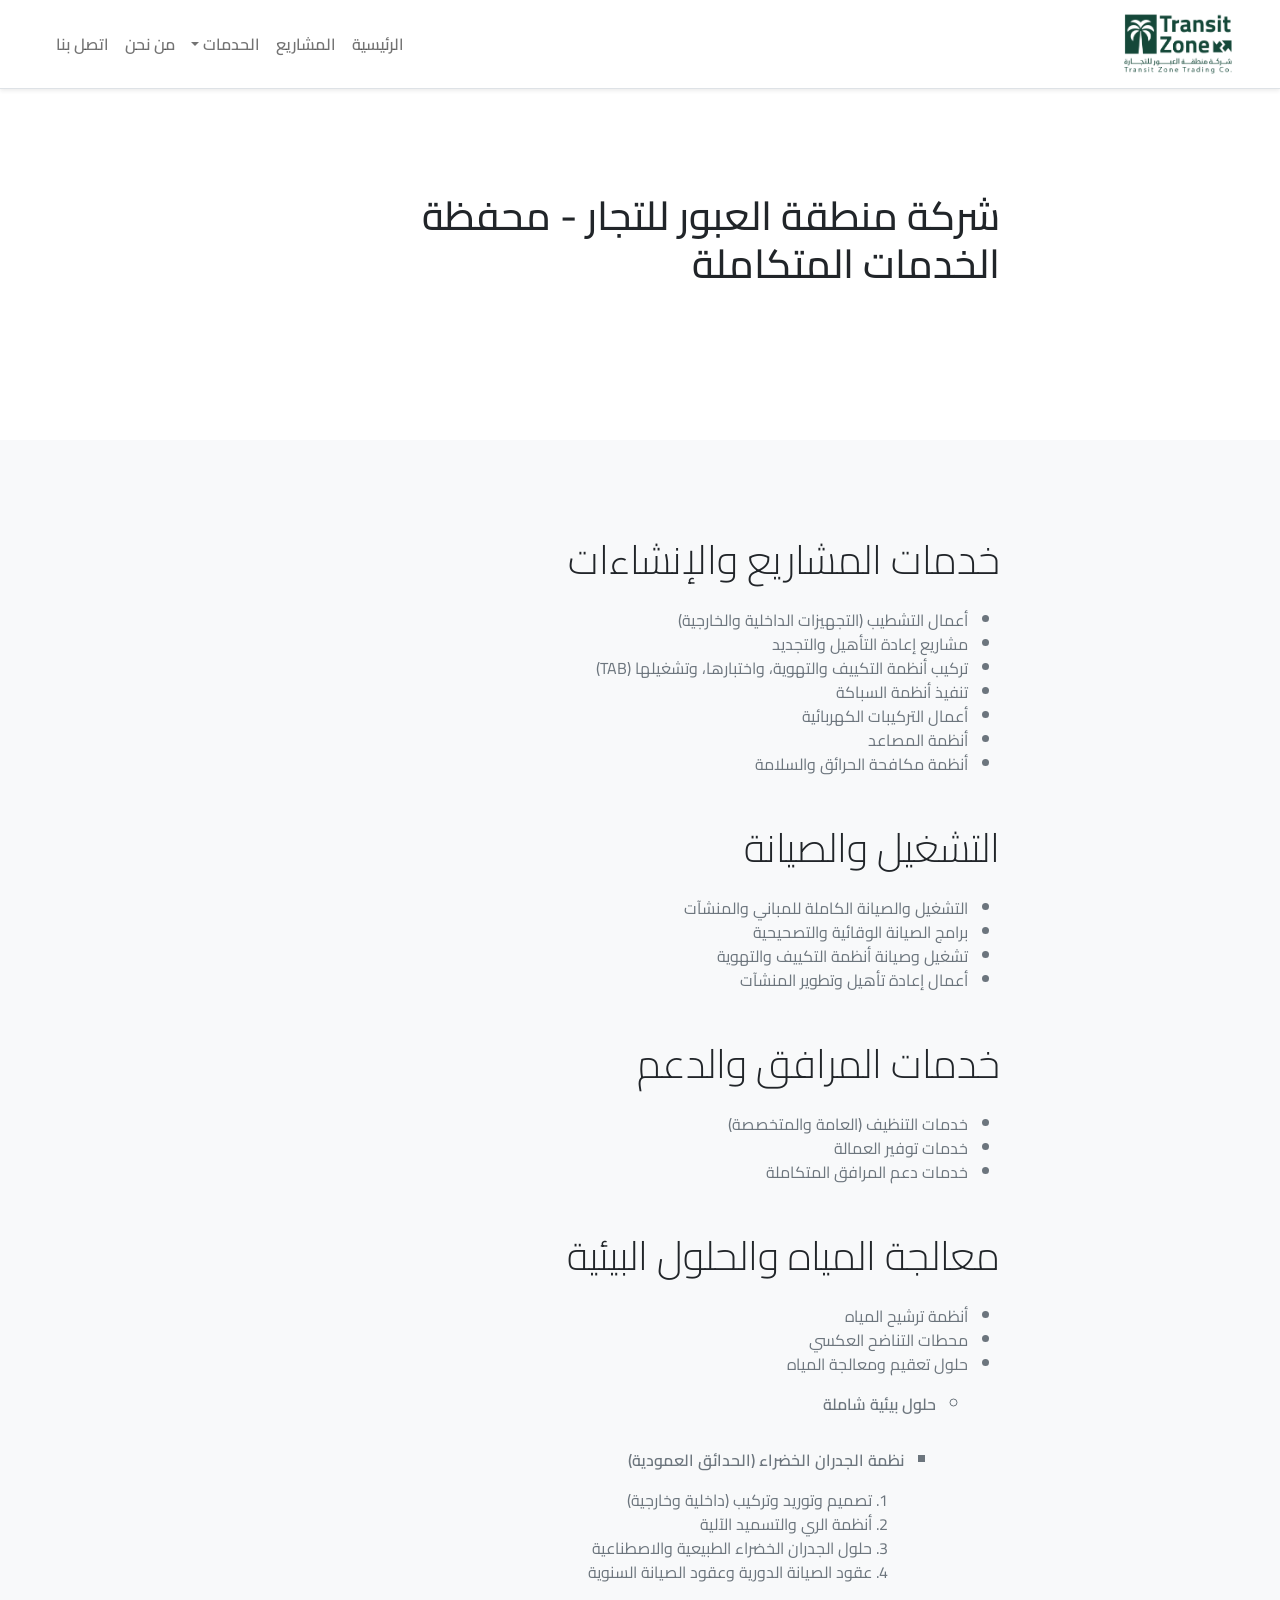
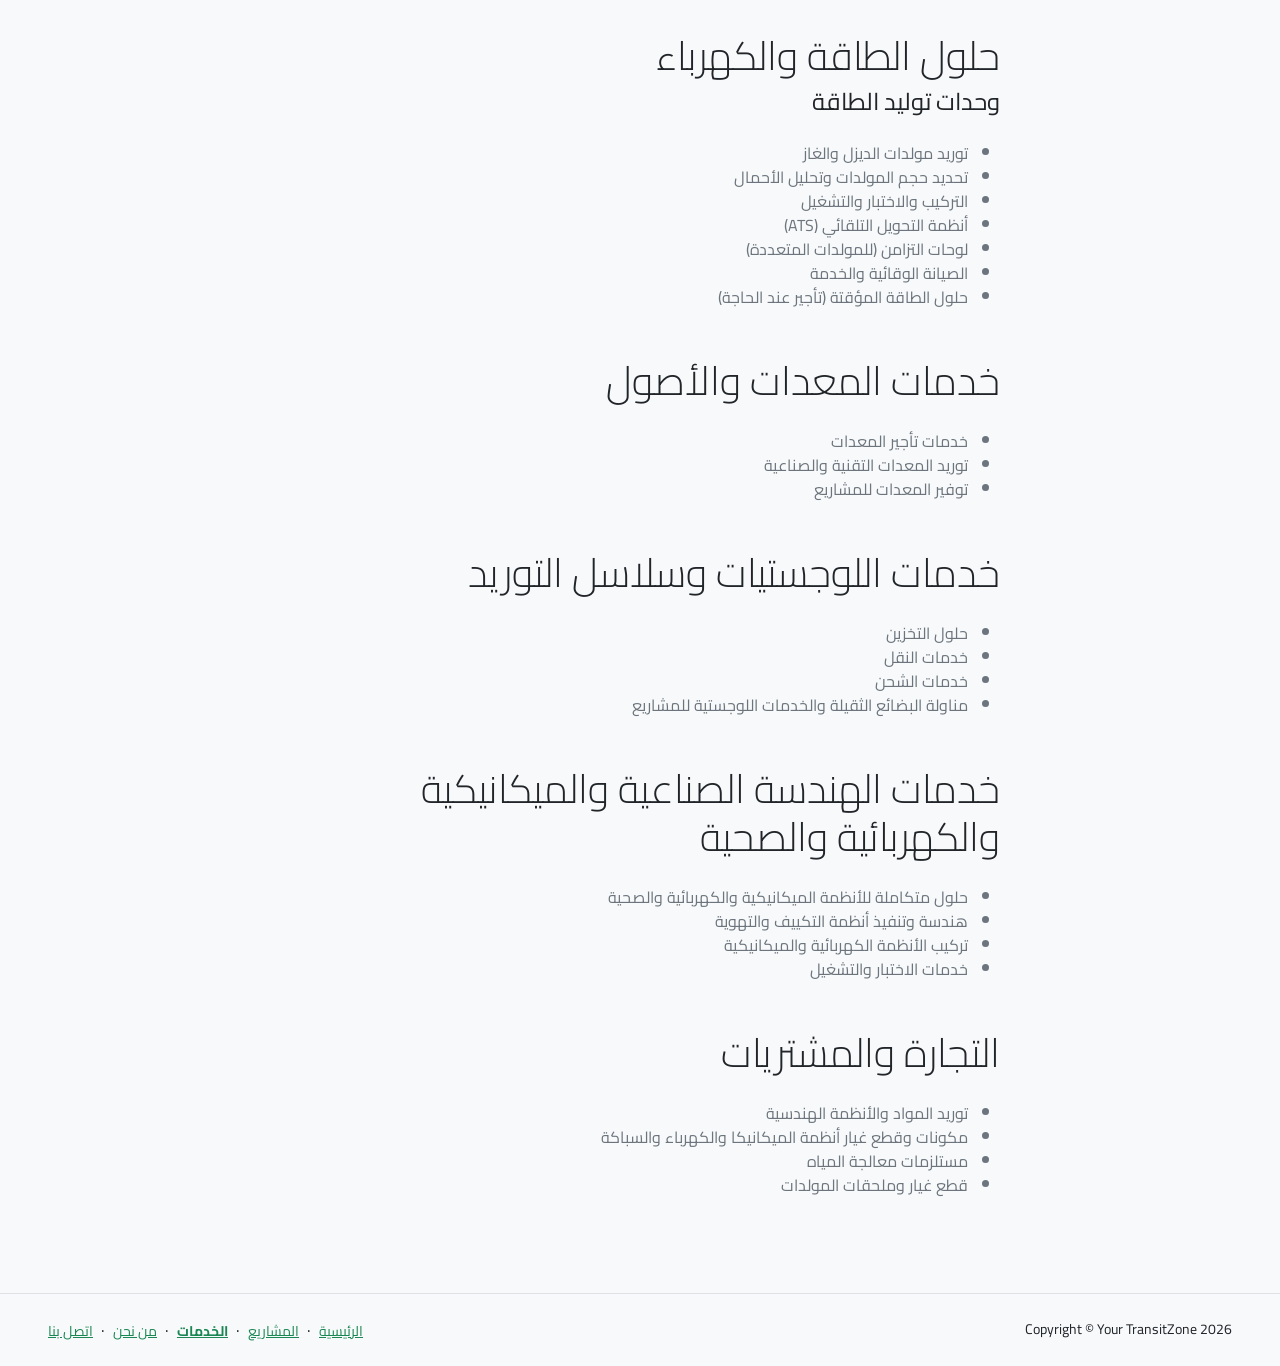
<file: service.html>
<!DOCTYPE html>
<html lang="ar" dir="rtl">
    <head>
        <meta charset="utf-8" />
        <meta name="viewport" content="width=device-width, initial-scale=1, shrink-to-fit=no" />
        <meta name="description" content="" />
        <meta name="author" content="" />
        <title>شركة منطقة العبور للتجارة شركة - الصفحة الرئيسية</title>
        <!-- Bootstrap icons-->
        <link rel="stylesheet" href="https://cdn.jsdelivr.net/npm/bootstrap-icons@1.13.1/font/bootstrap-icons.min.css">
        <link rel="preconnect" href="https://fonts.googleapis.com">
        <link rel="preconnect" href="https://fonts.gstatic.com" crossorigin>
        <link href="https://fonts.googleapis.com/css2?family=Cairo:wght@200..1000&display=swap" rel="stylesheet">
        <!-- Core theme CSS (includes Bootstrap)-->
        <link href="css/bootstrap.rtl.min.css" rel="stylesheet" />
        <link href="css/mystyle.css" rel="stylesheet" />
    </head>
    <body class="d-flex flex-column h-100">
        <main class="flex-shrink-0">
            <!-- Navigation-->
            <nav class="navbar navbar-expand-lg navbar-light fixed-top bg-white shadow-sm border-bottom py-4">
                <div class="container-fluid px-5">
                    <a class="navbar-brand"  href="index.html"><img class="img-fluid position-fixed" style="margin-top: -38px" width="108"  src="img/transitZoneLogo.png" alt="Transitzone Logo"></a>
                    <button class="navbar-toggler my-2" type="button" data-bs-toggle="collapse" data-bs-target="#navbarSupportedContent" aria-controls="navbarSupportedContent" aria-expanded="false" aria-label="Toggle navigation"><span class="navbar-toggler-icon"></span></button>
                    <div class="collapse navbar-collapse" id="navbarSupportedContent">
                        <ul class="navbar-nav ms-auto">
                            <li class="nav-item"><a class="nav-link link-success fw-semibold" href="index.html">الرئيسية</a></li>
                            <li class="nav-item"><a class="nav-link link-success fw-semibold" href="portfolio-overview.html">المشاريع</a></li>
                            <li class="nav-item  link-success fw-semibold dropdown">
                                <a class="nav-link dropdown-toggle" id="navbarDropdownBlog" href="#" role="button" data-bs-toggle="dropdown" aria-expanded="false">الحدمات</a>
                                <ul class="dropdown-menu dropdown-menu-end" aria-labelledby="navbarDropdownBlog">
                                    <li><a class="dropdown-item" href="service.html">محفظة الخدمات المتكاملة</a></li>
                                        <li><a class="dropdown-item" href="disel-power.html">محلول الطاقة بالديزل</a></li>
                                </ul>
                            </li>
                            <li class="nav-item"><a class="nav-link link-success fw-semibold" href="about.html">من نحن</a></li>
                            <li class="nav-item"><a class="nav-link link-success fw-semibold" href="contact.html">اتصل بنا</a></li>
                        </ul>
                    </div>
                </div>
            </nav>
            <section class="py-5 mt-5">
              <div class="container px-4 py-5">
                  <div class="row gx-4 justify-content-center py-5">
                      <div class="col-lg-8">
                          <h1>شركة <span>منطقة العبور للتجار </span>- محفظة الخدمات المتكاملة</h1>
                      </div>
                  </div>
              </div>
          </section>
          <section class="pt-5 bg-light">
            <div class="container px-4 py-5">
                <div class="row gx-4 justify-content-center">
                    <div class="col-lg-8">
                      <div class="mb-5">
                        <h2 class="display-6 mb-4">خدمات المشاريع والإنشاءات</h2>
                        <ul class="text-muted">
                            <li>أعمال التشطيب (التجهيزات الداخلية والخارجية)</li>
                            <li>مشاريع إعادة التأهيل والتجديد</li>
                            <li>تركيب أنظمة التكييف والتهوية، واختبارها، وتشغيلها (TAB)</li>
                            <li>تنفيذ أنظمة السباكة</li>
                            <li>أعمال التركيبات الكهربائية</li>
                            <li>أنظمة المصاعد</li>
                            <li>أنظمة مكافحة الحرائق والسلامة</li>
                        </ul>
                    </div>
                    <div class="mb-5">
                      <h2 class="display-6 mb-4">التشغيل والصيانة</h2>
                      <ul class="text-muted">
                          <li>التشغيل والصيانة الكاملة للمباني والمنشآت</li>
                          <li>برامج الصيانة الوقائية والتصحيحية</li>
                          <li>تشغيل وصيانة أنظمة التكييف والتهوية</li>
                          <li>أعمال إعادة تأهيل وتطوير المنشآت</li>
                      </ul>
                  </div>
                  <div class="mb-5">
                    <h2 class="display-6 mb-4">خدمات المرافق والدعم</h2>
                    <ul class="text-muted">
                        <li>خدمات التنظيف (العامة والمتخصصة)</li>
                        <li>خدمات توفير العمالة</li>
                        <li>خدمات دعم المرافق المتكاملة</li>
                      </ul>
                  </div>
                <div class="mb-5">
                    <h2 class="display-6 mb-4">معالجة المياه والحلول البيئية</h2>
                    <ul class="text-muted">
                        <li>أنظمة ترشيح المياه</li>
                        <li>محطات التناضح العكسي</li>
                        <li>حلول تعقيم ومعالجة المياه</li>
                        <ul>
                            <li class="fw-semibold py-3">حلول بيئية شاملة</li>
                            <ul>
                              <li class="fw-semibold py-3">نظمة الجدران الخضراء (الحدائق العمودية)</li>
                              <ol>
                                <li>تصميم وتوريد وتركيب (داخلية وخارجية)</li>
                                <li>أنظمة الري والتسميد الآلية</li>
                                <li>حلول الجدران الخضراء الطبيعية والاصطناعية</li>
                                <li>عقود الصيانة الدورية وعقود الصيانة السنوية</li>
                              </ol>
                            </ul>
                        </ul>
                    </ul>
                </div>
                  <div class="mb-5">
                    <h2 class="display-6">حلول الطاقة والكهرباء</h2>
                    <h3 class="fs-4 fw-normal mb-4">وحدات توليد الطاقة</h3>
                    <ul class="text-muted">
                        <li>توريد مولدات الديزل والغاز</li>
                        <li>تحديد حجم المولدات وتحليل الأحمال</li>
                        <li>التركيب والاختبار والتشغيل</li>
                        <li>أنظمة التحويل التلقائي (ATS)</li>
                        <li>لوحات التزامن (للمولدات المتعددة)</li>
                        <li>الصيانة الوقائية والخدمة</li>
                        <li>حلول الطاقة المؤقتة (تأجير عند الحاجة)</li>
                    </ul>
                </div>
                <div class="mb-5">
                  <h2 class="display-6 mb-4">خدمات المعدات والأصول</h2>
                  <ul class="text-muted">
                      <li>خدمات تأجير المعدات</li>
                      <li>توريد المعدات التقنية والصناعية</li>
                      <li>توفير المعدات للمشاريع</li>
                    </ul>
                </div>
                <div class="mb-5">
                  <h2 class="display-6 mb-4">خدمات اللوجستيات وسلاسل التوريد</h2>
                  <ul class="text-muted">
                      <li>حلول التخزين</li>
                      <li>خدمات النقل</li>
                      <li>خدمات الشحن</li>
                      <li>مناولة البضائع الثقيلة والخدمات اللوجستية للمشاريع</li>
                    </ul>
                </div>
                <div class="mb-5">
                  <h2 class="display-6 mb-4">خدمات الهندسة الصناعية والميكانيكية والكهربائية والصحية</h2>
                  <ul class="text-muted">
                    <li>حلول متكاملة للأنظمة الميكانيكية والكهربائية والصحية</li>
                    <li>هندسة وتنفيذ أنظمة التكييف والتهوية</li>
                    <li>تركيب الأنظمة الكهربائية والميكانيكية</li>
                    <li>خدمات الاختبار والتشغيل</li>
                  </ul>
                </div>
                <div class="mb-5">
                  <h2 class="display-6 mb-4">التجارة والمشتريات</h2>
                  <ul class="text-muted">
                    <li>توريد المواد والأنظمة الهندسية</li>
                    <li>مكونات وقطع غيار أنظمة الميكانيكا والكهرباء والسباكة</li>
                    <li>مستلزمات معالجة المياه</li>
                    <li>قطع غيار وملحقات المولدات</li>
                  </ul>
                </div>
              </div>
            </div>
        </section>

        </main>
        <!-- Footer-->
        <footer class="bg-light border-top py-4 mt-auto">
            <div class="container-fluid px-5">
                <div class="row align-items-center justify-content-between flex-column flex-sm-row">
                    <div class="col-auto"><div class="small m-0 text-dark">Copyright &copy; Your TransitZone 2026</div></div>
                    <div class="col-auto">
                        <a class="link-success small" href="index.html">الرئيسية</a>
                        <span class="text-dark mx-1">&middot;</span>
                        <a class="link-success small" href="portfolio-overview.html">المشاريع</a>
                        <span class="text-dark mx-1">&middot;</span>
                        <a class="link-success small  fw-bold" href="service.html">الخدمات</a>
                        <span class="text-dark mx-1">&middot;</span>
                        <a class="link-success small" href="about.html">من نحن</a>
                        <span class="text-dark mx-1">&middot;</span>
                        <a class="link-success small" href="contact.html">اتصل بنا</a>
                    </div>
                </div>
            </div>
        </footer>
        <!-- Bootstrap core JS-->
        <script src="https://cdn.jsdelivr.net/npm/bootstrap@5.2.3/dist/js/bootstrap.bundle.min.js"></script>
        <!-- Core theme JS-->
        <script src="js/scripts.js"></script>
    </body>
</html>
</file>
<file: css/mystyle.css>
.cairo-<uniquifier> {
  font-family: "Cairo", sans-serif;
  font-optical-sizing: auto;
  font-weight: <weight>;
  font-style: normal;
  font-variation-settings:
    "slnt" 0;
}

* { font-family: "Cairo" !important; }
.tgreen{style="background-color: #154839;"}
/* Hero stats */
.ve-hero-stats { display:flex; align-items:center; gap:24px; }
.ve-stat strong { display:block; font-size:28px; color:#fff; font-family:'Nunito',sans-serif; font-weight:900; }
.ve-stat span { font-size:12px; color:rgba(fff,fff,fff,fff.5); text-transform:uppercase; letter-spacing:1px; }
.ve-stat-divider { width:1px; height:40px; background:rgba(fff,fff,fff,fff.15); }/* Hero right */
.transitborser{
  border-bottom: 2px solid #154839;
}
.fw-semibold{
  font-weight: 600;
}

.feature-1-wrap {
  position: relative; }

.feature-1 {
  padding: 30px;
  background: rgba(26, 55, 77, 0.05);
  border-radius: 20px;
  min-height: calc(50% - 15px);
  top: 0;
  margin-bottom: 30px !important; }
  @media (max-width: 991.98px) {
    .feature-1 {
      display: block !important; } }
      @media (max-width: 991.98px) {
        .counter-wrap {
          margin-bottom: 30px; } }

      .counter-wrap .caption {
        color: #1A374D;
        font-weight: bold; }

      .counter-wrap .counter {
        font-size: 3rem; }
        .counter-wrap .counter span {
          color: #1A374D; }
        @media (max-width: 991.98px) {
          .counter-wrap .counter {
            font-size: 2.5rem; } }
            .quick-contact-item [class*="bi-"] {
              font-size: 2rem;
              display: inline-block;
              width: 80px;
              height: 80px;
              -webkit-box-flex: 0;
              -ms-flex: 0 0 80px;
              flex: 0 0 80px;
              margin-right: 30px;
              border-radius: 50%;
              border: 2px solid #f8f9fa;
              text-align: center;
              position: relative; }
              .quick-contact-item [class*="bi-"]:before {
                position: absolute;
                top: 50%;
                left: 50%;
                -webkit-transform: translate(-50%, -50%);
                -ms-transform: translate(-50%, -50%);
                transform: translate(-50%, -50%); }

            .quick-contact-item .text {
              font-size: 20px; }


              /*

              TemplateMo 584 Pod Talk

              https://templatemo.com/tm-584-pod-talk

              */



              /*---------------------------------------
                CUSTOM PROPERTIES ( VARIABLES )
              -----------------------------------------*/
              :root {
                --white-color:                  #ffffff;
                --primary-color:                #00CC99;
                --secondary-color:              #0066CC;
                --section-bg-color:             #f0f8ff;
                --custom-btn-bg-color:          #0066CC;
                --custom-btn-bg-hover-color:    #00CC99;
                --dark-color:                   #000000;
                --p-color:                      #717275;
                --border-color:                 #7fffd4;
                --link-hover-color:             #0066CC;


                --border-radius-large:          100px;
                --border-radius-medium:         20px;
                --border-radius-small:          10px;

                --font-weight-light:            300;
                --font-weight-normal:           400;
                --font-weight-medium:           500;
                --font-weight-semibold:         600;
                --font-weight-bold:             700;
              }




              /*---------------------------------------
                SECTION
              -----------------------------------------*/
              .section-title-wrap {
                position: relative;
              }

              .section-title-wrap::after {
                content: "";
                background: var(--section-bg-color);
                width: 100%;
                height: 2px;
                position: absolute;
                top: 50%;
                left: 50%;
                transform: translate(-50%, -50%);
                pointer-events: none;
              }

              .section-title {
                background: var(--section-bg-color);
                border-radius: var(--border-radius-large);
                display: inline-block;
                position: relative;
                z-index: 2;
                margin-bottom: 0;
                padding: 10px 25px;
              }

              .section-padding {
                padding-top: 100px;
                padding-bottom: 100px;
              }

              .section-bg {
                background-color: var(--section-bg-color);
              }

              .section-overlay {
                background-color: var(--primary-color);
                position: absolute;
                top: 0;
                left: 0;
                pointer-events: none;
                width: 100%;
                height: 100%;
                opacity: 0.85;
              }

              .section-overlay + .container {
                position: relative;
              }





              /*---------------------------------------
                SITE HEADER
              -----------------------------------------*/
              .site-header {
                background-image: url('../images/templatemo-wave-header.jpg'), linear-gradient(#348CD2, #FFFFFF);;
                background-repeat: no-repeat;
                background-size: cover;
                background-position: center;
                min-height: 480px;
                position: relative;
              }

              .site-header h2 {
                color: var(--white-color);
              }



              /*---------------------------------------
                CUSTOM BLOCK
              -----------------------------------------*/
              .custom-block {
                border: 2px solid var(--primary-color);
                border-radius: var(--border-radius-medium);
                position: relative;
                overflow: hidden;
                padding: 30px;
                transition: all 0.3s ease;
              }

              .custom-block:hover {
                background: var(--white-color);
                box-shadow: 0 1rem 3rem rgba(0,0,0,.175);
                border-color: transparent;
                transform: translateY(-3px);
              }

              .custom-block-info {
                display: block;
                padding: 10px 20px;
                padding-bottom: 0;
              }

              .custom-block-image-wrap {
                position: relative;
                display: block;
                height: 100%;
              }

              .custom-block-image-wrap > a {
                display: block;
              }

              .custom-block-image {
                border-radius: var(--border-radius-medium);
                display: block;
                width: 112px;
                height: 112px;
                object-fit: cover;
              }

              .custom-block-image-detail-page .custom-block-image {
                width: 100%;
                height: 212px;
              }

              .custom-block .custom-block-icon {
                position: absolute;
                top: 50%;
                left: 50%;
                transform: translate(-50%, -50%);
              }

              .custom-block-icon-wrap {
                border-radius: var(--border-radius-medium);
                position: relative;
                overflow: hidden;
              }

              .custom-block-icon-wrap .section-overlay {
                opacity: 0.25;
              }

              .custom-block-btn-group {
                position: absolute;
                bottom: 0;
                right: 0;
                left: 0;
                margin: 20px;
              }

              .custom-block-btn-group .custom-block-icon {
                position: relative;
                top: 0;
                left: 0;
                transform: none;
              }

              .custom-block-icon {
                background: var(--primary-color);
                border-radius: var(--border-radius-medium);
                font-size: var(--p-font-size);
                color: var(--white-color);
                text-align: center;
                width: 32.5px;
                height: 32.5px;
                line-height: 32.5px;
                transition: all 0.3s;
              }

              .custom-block-icon:hover {
                background: var(--secondary-color);
                color: var(--white-color);
              }

              .custom-block .custom-btn {
                font-size: var(--menu-font-size);
                padding: 7px 15px;
              }

              .custom-block .custom-block-info + div .badge {
                background-color: var(--dark-color);
                color: var(--white-color);
                border-radius: 50px !important;
                font-size: var(--menu-font-size);
                display: flex;
                justify-content: center;
                text-align: center;
                width: 40px;
                height: 40px;
                line-height: 30px;
                margin-top: 5px;
                margin-bottom: 5px;
              }

              .custom-block .custom-block-info + div .badge:hover {
                background-color: var(--secondary-color);
              }

              .custom-block-full {
                background-color: var(--section-bg-color);
                border-color: transparent;
              }

              .custom-block-full:hover {
                border-color: var(--primary-color);
              }

              .custom-block-full .custom-block-info {
                padding: 20px;
                padding-bottom: 0;
              }

              .custom-block-full .custom-block-image {
                width: 100%;
                height: 210px;
              }

              .custom-block-full .social-share {
                position: absolute;
                top: 0;
                right: 0;
                margin: 50px;
              }

              .custom-block-top small {
                color: var(--p-color);
                font-family: var(--title-font-family);
              }

              .custom-block-top .badge {
                background-color: var(--secondary-color);
                color: var(--white-color);
                display: inline-block;
                vertical-align: middle;
                height: 26.64px;
                line-height: 20px;
              }

              .custom-block-bottom a:hover span {
                color: var(--primary-color);
              }

              .custom-block-bottom a span {
                font-family: var(--title-font-family);
                color: var(--p-color);
                text-transform: uppercase;
                margin-left: 3px;
              }

              .custom-block-overlay {
                border-color: transparent;
                padding: 0;
              }

              .custom-block-overlay .custom-block-image {
                margin: auto;
                width: 100%;
                height: 210px;
                transition: all 0.3s;
              }

              .custom-block-overlay:hover .custom-block-image {
                padding: 15px;
                padding-bottom: 0;
              }

              .custom-block-overlay-info {
                padding: 15px 20px 20px 20px;
              }


              /*---------------------------------------
                PROIFLE BLOCK
              -----------------------------------------*/
              .profile-block {
                margin-top: 10px;
              }

              .profile-block-image {
                border-radius: var(--border-radius-large);
                width: 50px;
                height: 50px;
                object-fit: cover;
                margin-right: 10px;
              }

              .profile-block p strong {
                display: block;
                font-family: var(--title-font-family);
              }

              .profile-detail-block {
                border: 1px solid #dee2e6;
                border-radius: var(--border-radius-large);
                padding: 25px 35px;
              }

              .profile-detail-block p {
                margin-bottom: 0;
              }
              /*

              TemplateMo 569 Edu Meeting



              /*
              ---------------------------------------------
              upcoming meetings
              ---------------------------------------------
              */

              section.upcoming-meetings {
                background-image: url(../images/meetings-bg.jpg);
                background-position: center center;
                background-attachment: fixed;
                background-repeat: no-repeat;
                background-size: cover;
                padding-top: 230px;
                padding-bottom: 110px;
              }

              section.upcoming-meetings .section-heading {
                text-align: center;
              }

              section.upcoming-meetings .categories {
                background-color: #fff;
                border-radius: 20px;
                padding: 40px;
                margin-right: 45px;
              }

              section.upcoming-meetings .categories h4 {
                font-size: 18px;
                font-weight: 600;
                color: #1f272b;
                margin-bottom: 30px;
                padding-bottom: 20px;
                border-bottom: 1px solid #eee;
              }

              section.upcoming-meetings .categories ul li {
                display: inline-block;
                margin-bottom: 15px;
              }

              section.upcoming-meetings .categories ul li a {
                font-size: 15px;
                color: #1f272b;
                font-weight: 500;
                transition: all .3s;
              }

              section.upcoming-meetings .categories ul li a:hover {
                color: #a12c2f;
              }

              section.upcoming-meetings .categories .main-button-red {
                border-top: 1px solid #eee;
                padding-top: 30px;
                margin-top: 15px;
              }

              section.upcoming-meetings .categories .main-button-red a {
                width: 100%;
                text-align: center;
              }

              .meeting-item {
                margin-bottom: 30px;
              }

              .meeting-item .thumb {
                position: relative;
              }

              .meeting-item .thumb img {
                border-top-right-radius: 20px;
                border-top-left-radius: 20px;
              }

              .meeting-item .thumb .price {
                position: absolute;
                left: 20px;
                top: 20px;
              }

              .meeting-item .thumb .price span {
                font-size: 16px;
                color: #1f272b;
                font-weight: 600;
                background-color: rgba(250,250,250,0.9);
                padding: 7px 12px;
                border-radius: 10px;
              }

              .meeting-item .down-content {
                background-color: #fff;
                padding: 30px;
                border-bottom-right-radius: 20px;
                border-bottom-left-radius: 20px;
              }

              .meeting-item .down-content .date {
                float: left;
                text-align: center;
                display: inline-block;
                margin-right: 20px;
              }

              .meeting-item .down-content .date h6 {
                font-size: 13px;
                text-transform: uppercase;
                font-weight: 600;
                color: #a12c2f;
              }

              .meeting-item .down-content .date span {
                display: block;
                color: #1f272b;
                font-size: 22px;
                margin-top: 7px;
              }

              .meeting-item .down-content h4 {
                font-size: 18px;
                color: #1f272b;
                font-weight: 600;
                display: inline-block;
                margin-bottom: 15px;
              }

              .meeting-item .down-content p {
                margin-left: 50px;
                color: #1f272b;
                font-size: 14px;
              }


              /*
              ---------------------------------------------
              upcoming meetings page
              ---------------------------------------------
              */

              section.meetings-page {
                background-image: url(../images/meetings-page-bg.jpg);
                background-position: center center;
                background-attachment: fixed;
                background-repeat: no-repeat;
                background-size: cover;
                padding-top: 140px;
                padding-bottom: 0px;
              }

              section.meetings-page .filters {
                text-align: center;
                margin-bottom: 60px;
              }

              section.meetings-page .filters li {
                font-size: 13px;
                color: #a12c2f;
                background-color: #fff;
                padding: 11px 30px;
                display: inline-block;
                border-radius: 22px;
                font-weight: 600;
                text-transform: uppercase;
                transition: all .3s;
                cursor: pointer;
                margin: 0px 3px;
              }

              section.meetings-page .filters ul li.active,
              section.meetings-page .filters ul li:hover {
                background-color: #a12c2f;
                color: #fff;
              }

              section.meetings-page .pagination {
                text-align: center;
                width: 100%;
                margin-top: 30px;
                display: inline-block;
              }

              section.meetings-page .pagination ul li {
                display: inline-block;
              }

              section.meetings-page .pagination ul li a {
                width: 40px;
                height: 40px;
                background-color: #fff;
                border-radius: 10px;
                color: #1f272b;
                display: inline-block;
                text-align: center;
                line-height: 40px;
                font-weight: 600;
                font-size: 15px;
                transition: all .3s;
              }

              section.meetings-page .main-button-red {
                text-align: center;
              }

              section.meetings-page .main-button-red a {
                padding: 12px 60px;
                text-align: center;
                margin-top: 30px;
              }

              section.meetings-page .pagination ul li.active a,
              section.meetings-page .pagination ul li a:hover {
                background-color: #a12c2f;
                color: #fff;
              }

              .meeting-single-item .thumb {
                position: relative;
              }

              .meeting-single-item .thumb img {
                border-top-right-radius: 20px;
                border-top-left-radius: 20px;
              }

              .meeting-single-item .thumb .price {
                position: absolute;
                left: 20px;
                top: 20px;
              }

              .meeting-single-item .thumb .price span {
                font-size: 16px;
                color: #1f272b;
                font-weight: 600;
                background-color: rgba(250,250,250,0.9);
                padding: 7px 12px;
                border-radius: 10px;
              }

              .meeting-single-item .down-content {
                background-color: #fff;
                padding: 40px;
                border-bottom-right-radius: 20px;
                border-bottom-left-radius: 20px;
              }

              .meeting-single-item .thumb .date {
                position: absolute;
                background-color: rgba(250,250,250,0.9);
                width: 80px;
                height: 80px;
                text-align: center;
                padding: 15px 0px;
                border-radius: 10px;
                right: 20px;
                top: 20px;
              }

              .meeting-single-item .thumb .date h6 {
                font-size: 13px;
                text-transform: uppercase;
                font-weight: 600;
                color: #a12c2f;
              }

              .meeting-single-item .thumb .date span {
                display: block;
                color: #1f272b;
                font-size: 22px;
                margin-top: 7px;
              }

              .meeting-single-item .down-content h4 {
                font-size: 22px;
                color: #1f272b;
                font-weight: 600;
                display: inline-block;
                margin-bottom: 15px;
              }

              .meeting-single-item .down-content h5 {
                font-size: 18px;
                color: #1f272b;
                font-weight: 700;
                display: inline-block;
                margin-bottom: 15px;
              }

              .meeting-single-item .down-content p {
                color: #1f272b;
                font-size: 14px;
              }

              .meeting-single-item .down-content p.description {
                margin-top: 40px;
                padding-top: 40px;
                border-top: 1px solid #eee;
                margin-bottom: 40px;
                padding-bottom: 40px;
                border-bottom: 1px solid #eee;
              }

              .meeting-single-item .down-content .share {
                margin-top: 40px;
                padding-top: 40px;
                border-top: 1px solid #eee;
              }

              .meeting-single-item .down-content .share h5 {
                float: left;
                margin-right: 10px;
                margin-bottom: 0px;
              }

              .meeting-single-item .down-content .share ul li {
                display: inline;
              }

              .meeting-single-item .down-content .share ul li a {
                font-size: 14px;
                color: #1f272b;
                transition: all .3s;
              }

              .meeting-single-item .down-content .share ul li a:hover {
                color: #f5a425;
              }
</file>
